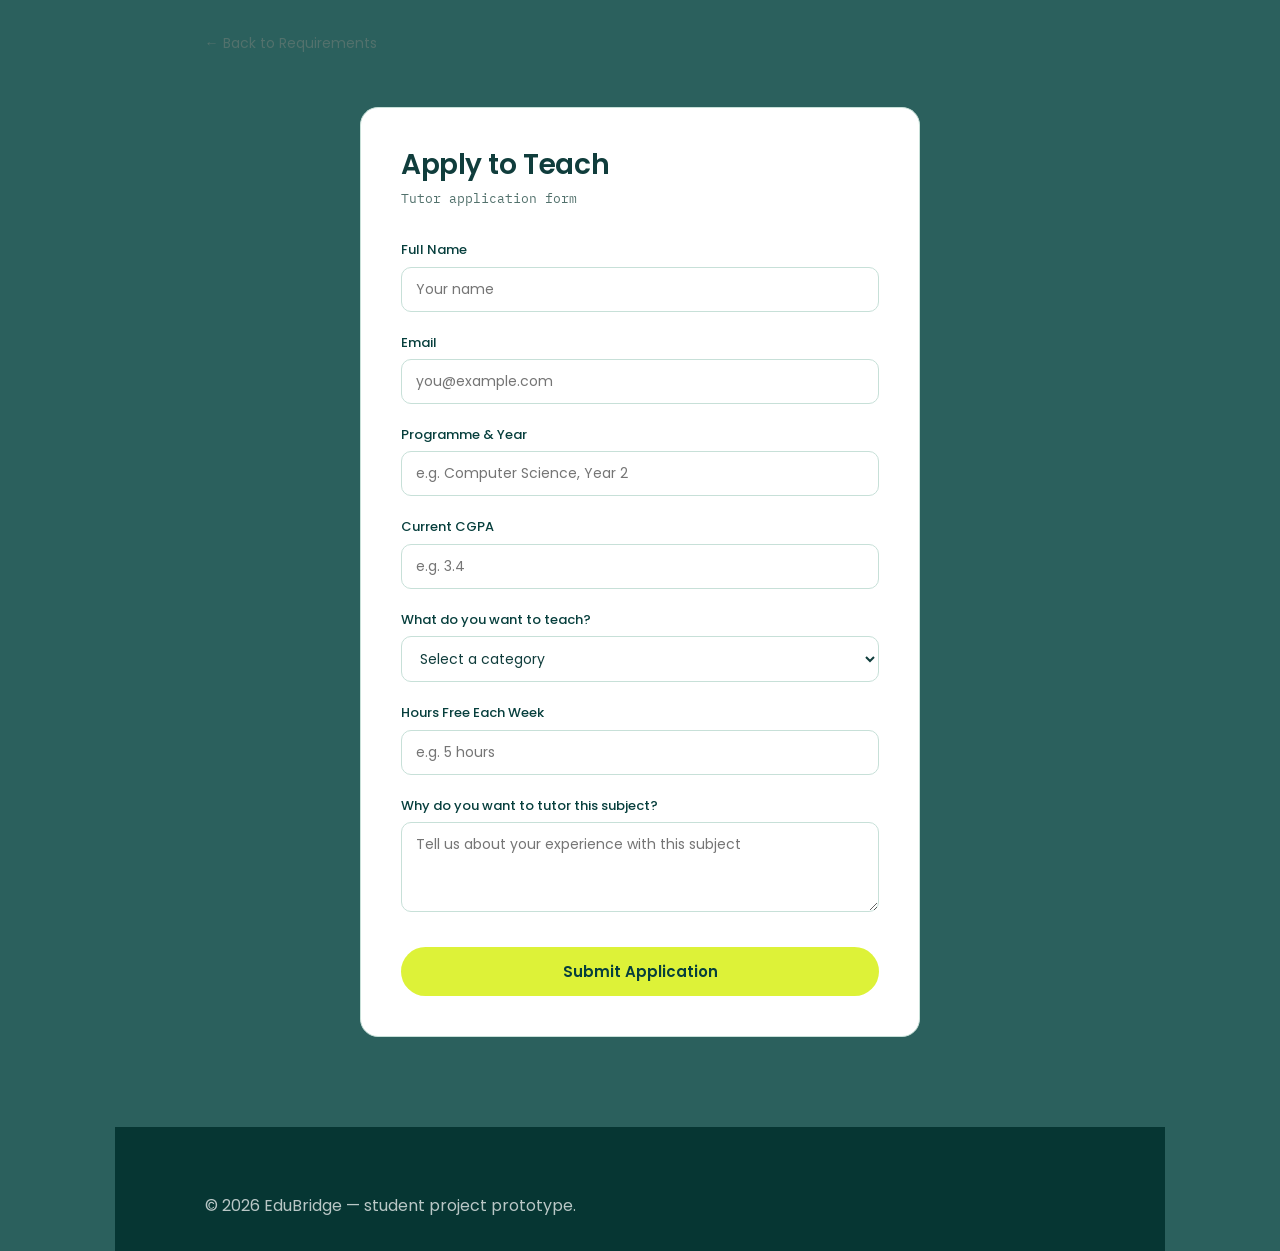
<file: pages/apply-tutor.html>
<!DOCTYPE html>
<html lang="en">

<head>
    <meta charset="UTF-8">
    <meta name="viewport" content="width=device-width, initial-scale=1.0">

    <title>Apply to Teach | EduBridge</title>

    <link rel="preconnect" href="https://fonts.googleapis.com">
    <link rel="preconnect" href="https://fonts.gstatic.com" crossorigin>

    <link href="https://fonts.googleapis.com/css2?family=Poppins:wght@400;500;600;700&family=IBM+Plex+Mono:wght@400;500&display=swap" rel="stylesheet">

    <link rel="stylesheet" href="../style.css">
</head>

<body>

    <main class="booking-page">

        <a href="become-tutor.html" class="skill-back">
            ← Back to Requirements
        </a>

        <div class="booking-card">

            <h1>Apply to Teach</h1>
            <p class="booking-with">Tutor application form</p>

            <!-- APPLICATION FORM -->
            <form id="booking-form">

                <div class="form-group">
                    <label for="fullname">Full Name</label>
                    <input type="text" id="fullname" required placeholder="Your name">
                </div>

                <div class="form-group">
                    <label for="email">Email</label>
                    <input type="email" id="email" required placeholder="you@example.com">
                </div>

                <div class="form-group">
                    <label for="programme">Programme &amp; Year</label>
                    <input type="text" id="programme" required placeholder="e.g. Computer Science, Year 2">
                </div>

                <div class="form-group">
                    <label for="cgpa">Current CGPA</label>
                    <input type="text" id="cgpa" required placeholder="e.g. 3.4">
                </div>

                <div class="form-group">
                    <label for="subject">What do you want to teach?</label>
                    <select id="subject" required>
                        <option value="">Select a category</option>
                        <option>Computer Science</option>
                        <option>Social Media</option>
                        <option>Business (BBA)</option>
                        <option>Design &amp; Creative</option>
                        <option>Languages &amp; Communication</option>
                        <option>Data &amp; Productivity</option>
                        <option>Academic &amp; Research</option>
                        <option>Career &amp; Professional Development</option>
                        <option>Freelancing &amp; Online Work</option>
                        <option>Personal Development</option>
                        <option>Finance &amp; Life Skills</option>
                        <option>Emerging Technology</option>
                    </select>
                </div>

                <div class="form-group">
                    <label for="hours">Hours Free Each Week</label>
                    <input type="text" id="hours" required placeholder="e.g. 5 hours">
                </div>

                <div class="form-group">
                    <label for="message">Why do you want to tutor this subject?</label>
                    <textarea id="message" placeholder="Tell us about your experience with this subject"></textarea>
                </div>

                <button type="submit" class="btn btn-accent">
                    Submit Application
                </button>

            </form>

            <!-- CONFIRMATION (hidden until form is submitted) -->
            <div class="booking-confirm" id="booking-confirm">
                <h2>Application Sent!</h2>
                <p>
                    Thanks for applying. Applications are reviewed once per
                    intake — we'll email you to schedule a short interview
                    if you're shortlisted.
                </p>
            </div>

        </div>

    </main>


    <footer class="site-footer">
        <p>©️ 2026 EduBridge — student project prototype.</p>
    </footer>


    <script>
        // Prototype only: no backend, so we just show a confirmation
        // message instead of actually sending the form anywhere.
        document.getElementById('booking-form').addEventListener('submit', function (e) {
            e.preventDefault();
            document.getElementById('booking-form').style.display = 'none';
            document.getElementById('booking-confirm').classList.add('show');
        });
    </script>

</body>
</html>
</file>
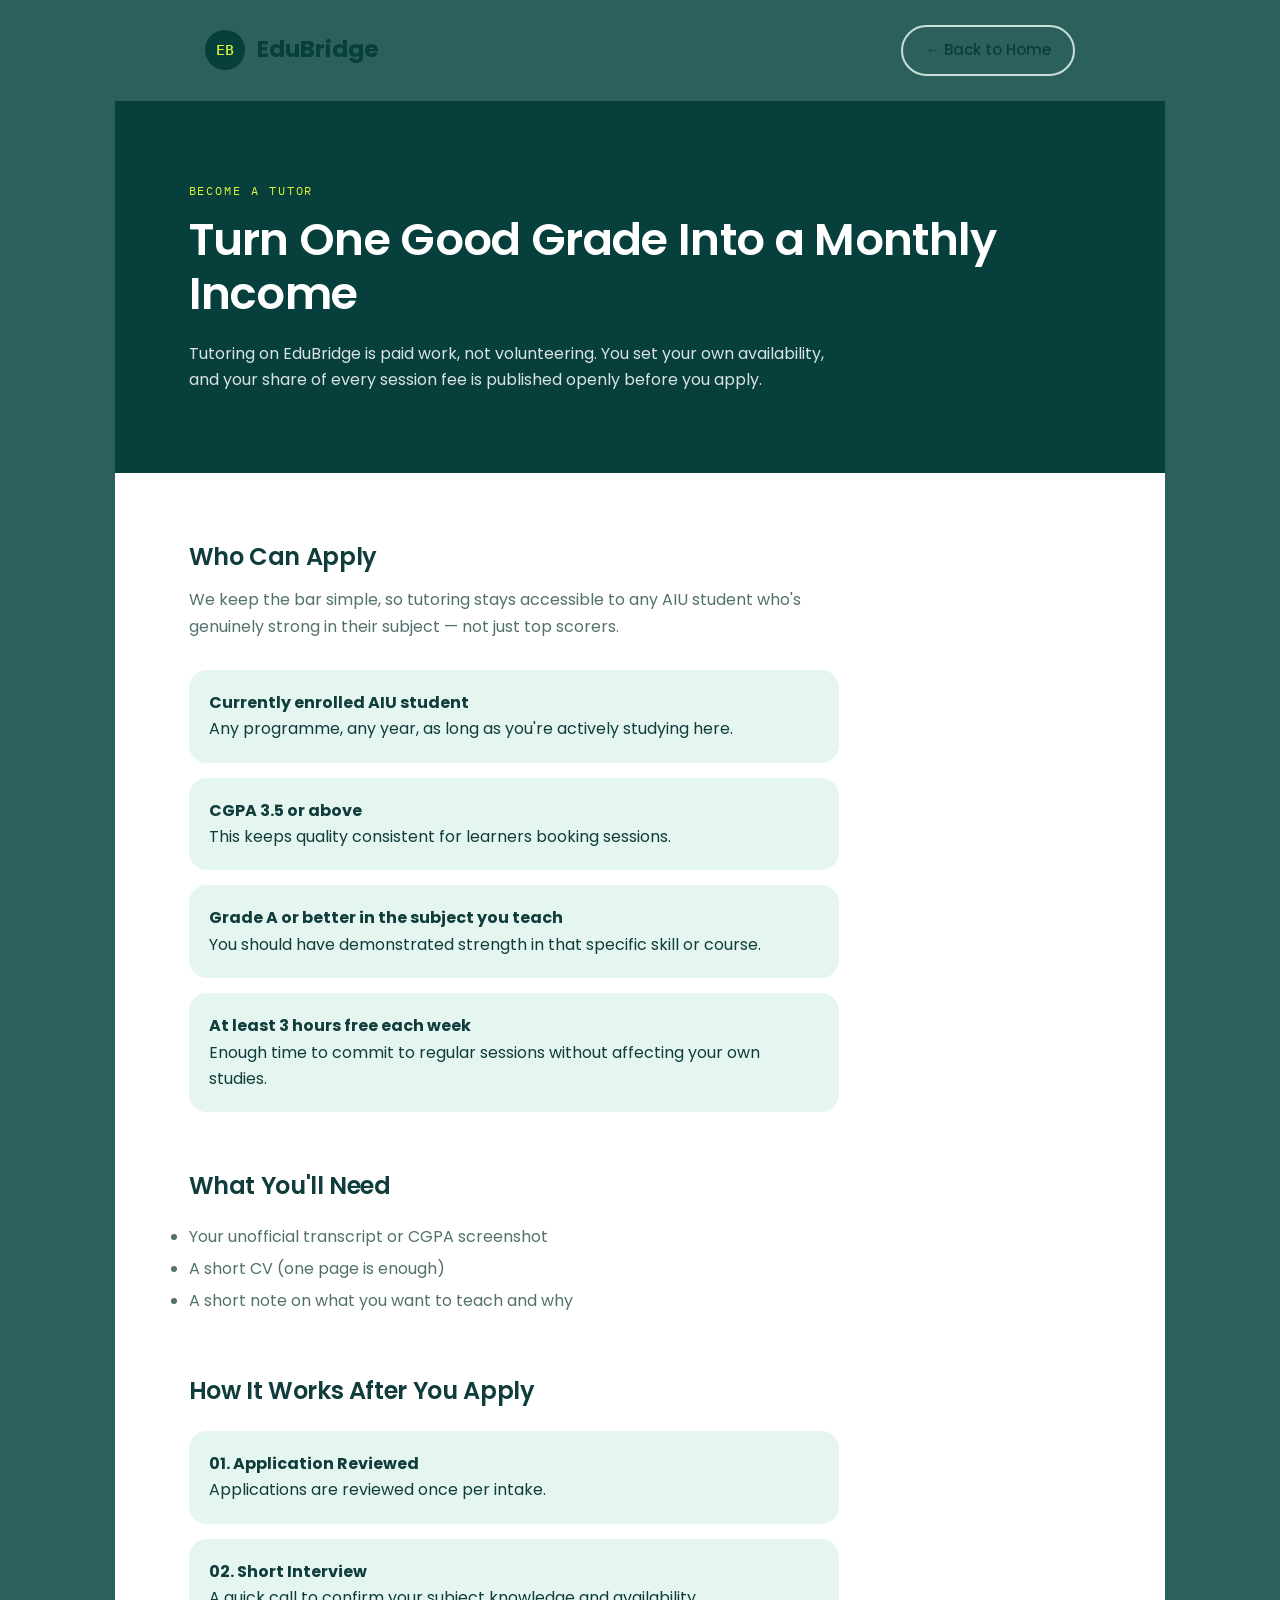
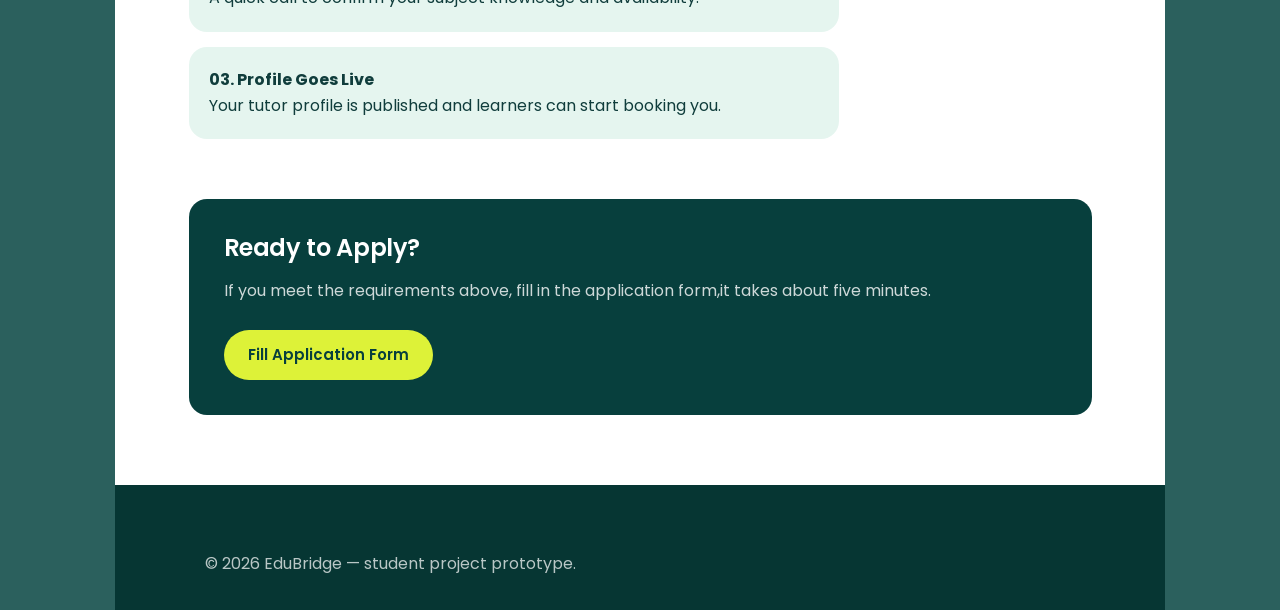
<file: pages/become-tutor.html>
<!DOCTYPE html>
<html lang="en">

<head>
    <meta charset="UTF-8">
    <meta name="viewport" content="width=device-width, initial-scale=1.0">

    <title>Become a Tutor | EduBridge</title>

    <link rel="preconnect" href="https://fonts.googleapis.com">
    <link rel="preconnect" href="https://fonts.gstatic.com" crossorigin>

    <link href="https://fonts.googleapis.com/css2?family=Poppins:wght@400;500;600;700&family=IBM+Plex+Mono:wght@400;500&display=swap" rel="stylesheet">

    <link rel="stylesheet" href="../style.css">
</head>

<body>

    <header class="site-header" style="max-width:1050px; margin:auto; padding:25px 7%;">

        <a class="wordmark" href="../index.html">
            <span class="mark">EB</span>
            EduBridge
        </a>

        <a class="btn btn-outline" href="../index.html">
            ← Back to Home
        </a>

    </header>


    <main>

        <section style="background:#073F3D; color:white; padding:80px 7%;">

            <p class="eyebrow light">
                Become a Tutor
            </p>

            <h1 style="font-size:45px; margin-bottom:20px;">
                Turn One Good Grade Into a Monthly Income
            </h1>

            <p style="max-width:650px; color:rgba(255,255,255,.85);">
                Tutoring on EduBridge is paid work, not volunteering. You
                set your own availability, and your share of every session
                fee is published openly before you apply.
            </p>

        </section>


        <section style="padding:70px 7%; background:white;">

            <h2>Who Can Apply</h2>

            <p style="margin-top:15px; color:#52716C; max-width:650px;">
                We keep the bar simple, so tutoring stays accessible to any
                AIU student who's genuinely strong in their subject —
                not just top scorers.
            </p>

            <div style="margin-top:30px; display:grid; gap:15px; max-width:650px;">

                <div style="padding:20px; background:#E5F5EF; border-radius:18px;">
                    <strong>Currently enrolled AIU student</strong>
                    <p>Any programme, any year, as long as you're actively studying here.</p>
                </div>

                <div style="padding:20px; background:#E5F5EF; border-radius:18px;">
                    <strong>CGPA 3.5 or above</strong>
                    <p>This keeps quality consistent for learners booking sessions.</p>
                </div>

                <div style="padding:20px; background:#E5F5EF; border-radius:18px;">
                    <strong>Grade A or better in the subject you teach</strong>
                    <p>You should have demonstrated strength in that specific skill or course.</p>
                </div>

                <div style="padding:20px; background:#E5F5EF; border-radius:18px;">
                    <strong>At least 3 hours free each week</strong>
                    <p>Enough time to commit to regular sessions without affecting your own studies.</p>
                </div>

            </div>


            <h2 style="margin-top:60px;">
                What You'll Need
            </h2>

            <ul style="margin-top:20px; line-height:2; color:#52716C;">
                <li>Your unofficial transcript or CGPA screenshot</li>
                <li>A short CV (one page is enough)</li>
                <li>A short note on what you want to teach and why</li>
            </ul>


            <h2 style="margin-top:60px;">
                How It Works After You Apply
            </h2>

            <div style="margin-top:25px; display:grid; gap:15px; max-width:650px;">

                <div style="padding:20px; background:#E5F5EF; border-radius:18px;">
                    <strong>01. Application Reviewed</strong>
                    <p>Applications are reviewed once per intake.</p>
                </div>

                <div style="padding:20px; background:#E5F5EF; border-radius:18px;">
                    <strong>02. Short Interview</strong>
                    <p>A quick call to confirm your subject knowledge and availability.</p>
                </div>

                <div style="padding:20px; background:#E5F5EF; border-radius:18px;">
                    <strong>03. Profile Goes Live</strong>
                    <p>Your tutor profile is published and learners can start booking you.</p>
                </div>

            </div>


            <div style="margin-top:60px; padding:35px; background:#073F3D; color:white; border-radius:18px;">

                <h2 style="color:white;">
                    Ready to Apply?
                </h2>

                <p style="margin:15px 0 25px; color:rgba(255,255,255,.8);">
                    If you meet the requirements above, fill in the
                    application form,it takes about five minutes.
                </p>

                <a class="btn btn-accent" href="apply-tutor.html">
                    Fill Application Form
                </a>

            </div>

        </section>

    </main>


    <footer class="site-footer">

        <p>
            ©️ 2026 EduBridge — student project prototype.
        </p>

    </footer>

</body>
</html>
</file>
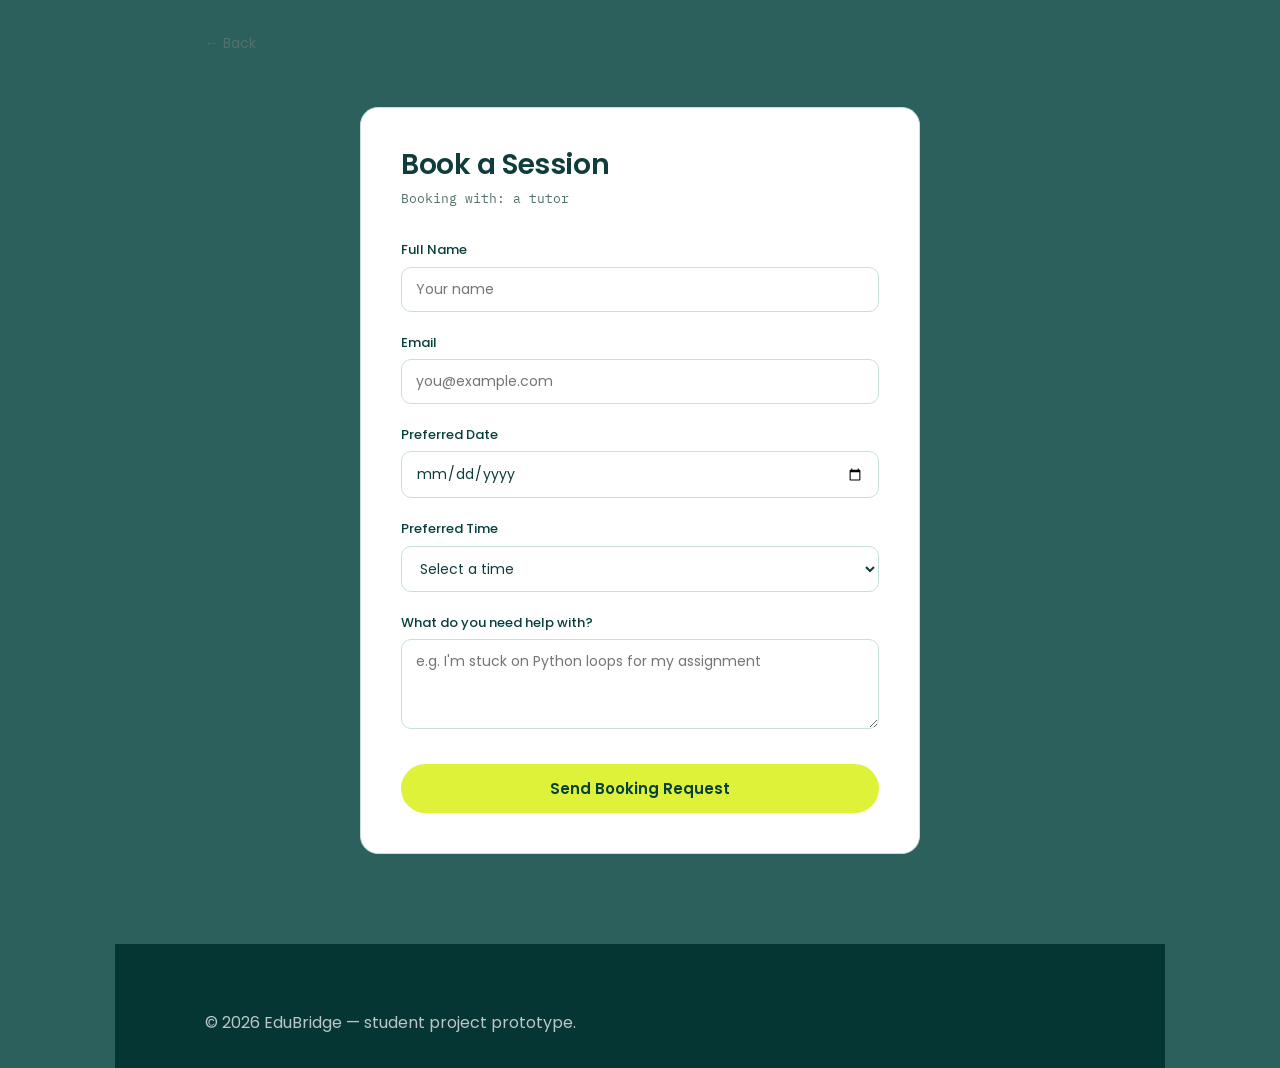
<file: pages/booking.html>
<!DOCTYPE html>
<html lang="en">

<head>
    <meta charset="UTF-8">
    <meta name="viewport" content="width=device-width, initial-scale=1.0">

    <title>Book a Session | EduBridge</title>

    <link rel="preconnect" href="https://fonts.googleapis.com">
    <link rel="preconnect" href="https://fonts.gstatic.com" crossorigin>

    <link href="https://fonts.googleapis.com/css2?family=Poppins:wght@400;500;600;700&family=IBM+Plex+Mono:wght@400;500&display=swap" rel="stylesheet">

    <link rel="stylesheet" href="../style.css">
</head>

<body>

    <main class="booking-page">

        <a href="#" onclick="history.back(); return false;" class="skill-back">
            ← Back
        </a>

        <div class="booking-card">

            <h1>Book a Session</h1>
            <p class="booking-with">Booking with: <span id="tutor-name">a tutor</span></p>

            <!-- BOOKING FORM -->
            <form id="booking-form">

                <div class="form-group">
                    <label for="fullname">Full Name</label>
                    <input type="text" id="fullname" required placeholder="Your name">
                </div>

                <div class="form-group">
                    <label for="email">Email</label>
                    <input type="email" id="email" required placeholder="you@example.com">
                </div>

                <div class="form-group">
                    <label for="date">Preferred Date</label>
                    <input type="date" id="date" required>
                </div>

                <div class="form-group">
                    <label for="time">Preferred Time</label>
                    <select id="time" required>
                        <option value="">Select a time</option>
                        <option>9:00 AM</option>
                        <option>11:00 AM</option>
                        <option>2:00 PM</option>
                        <option>4:00 PM</option>
                        <option>6:00 PM</option>
                    </select>
                </div>

                <div class="form-group">
                    <label for="message">What do you need help with?</label>
                    <textarea id="message" placeholder="e.g. I'm stuck on Python loops for my assignment"></textarea>
                </div>

                <button type="submit" class="btn btn-accent">
                    Send Booking Request
                </button>

            </form>

            <!-- CONFIRMATION (hidden until form is submitted) -->
            <div class="booking-confirm" id="booking-confirm">
                <h2>Request Sent!</h2>
                <p>
                    Your booking request has been sent. The tutor will
                    confirm the session by email shortly.
                </p>
            </div>

        </div>

    </main>


    <footer class="site-footer">
        <p>©️ 2026 EduBridge — student project prototype.</p>
    </footer>


    <script>
        // Read the tutor's name from the link that was clicked, e.g.
        // booking.html?tutor=Alina%20Ahmadi
        const params = new URLSearchParams(window.location.search);
        const tutor = params.get('tutor') || 'a tutor';
        document.getElementById('tutor-name').textContent = tutor;

        // Prototype only: no backend, so we just show a confirmation
        // message instead of actually sending the form anywhere.
        document.getElementById('booking-form').addEventListener('submit', function (e) {
            e.preventDefault();
            document.getElementById('booking-form').style.display = 'none';
            document.getElementById('booking-confirm').classList.add('show');
        });
    </script>

</body>
</html>
</file>
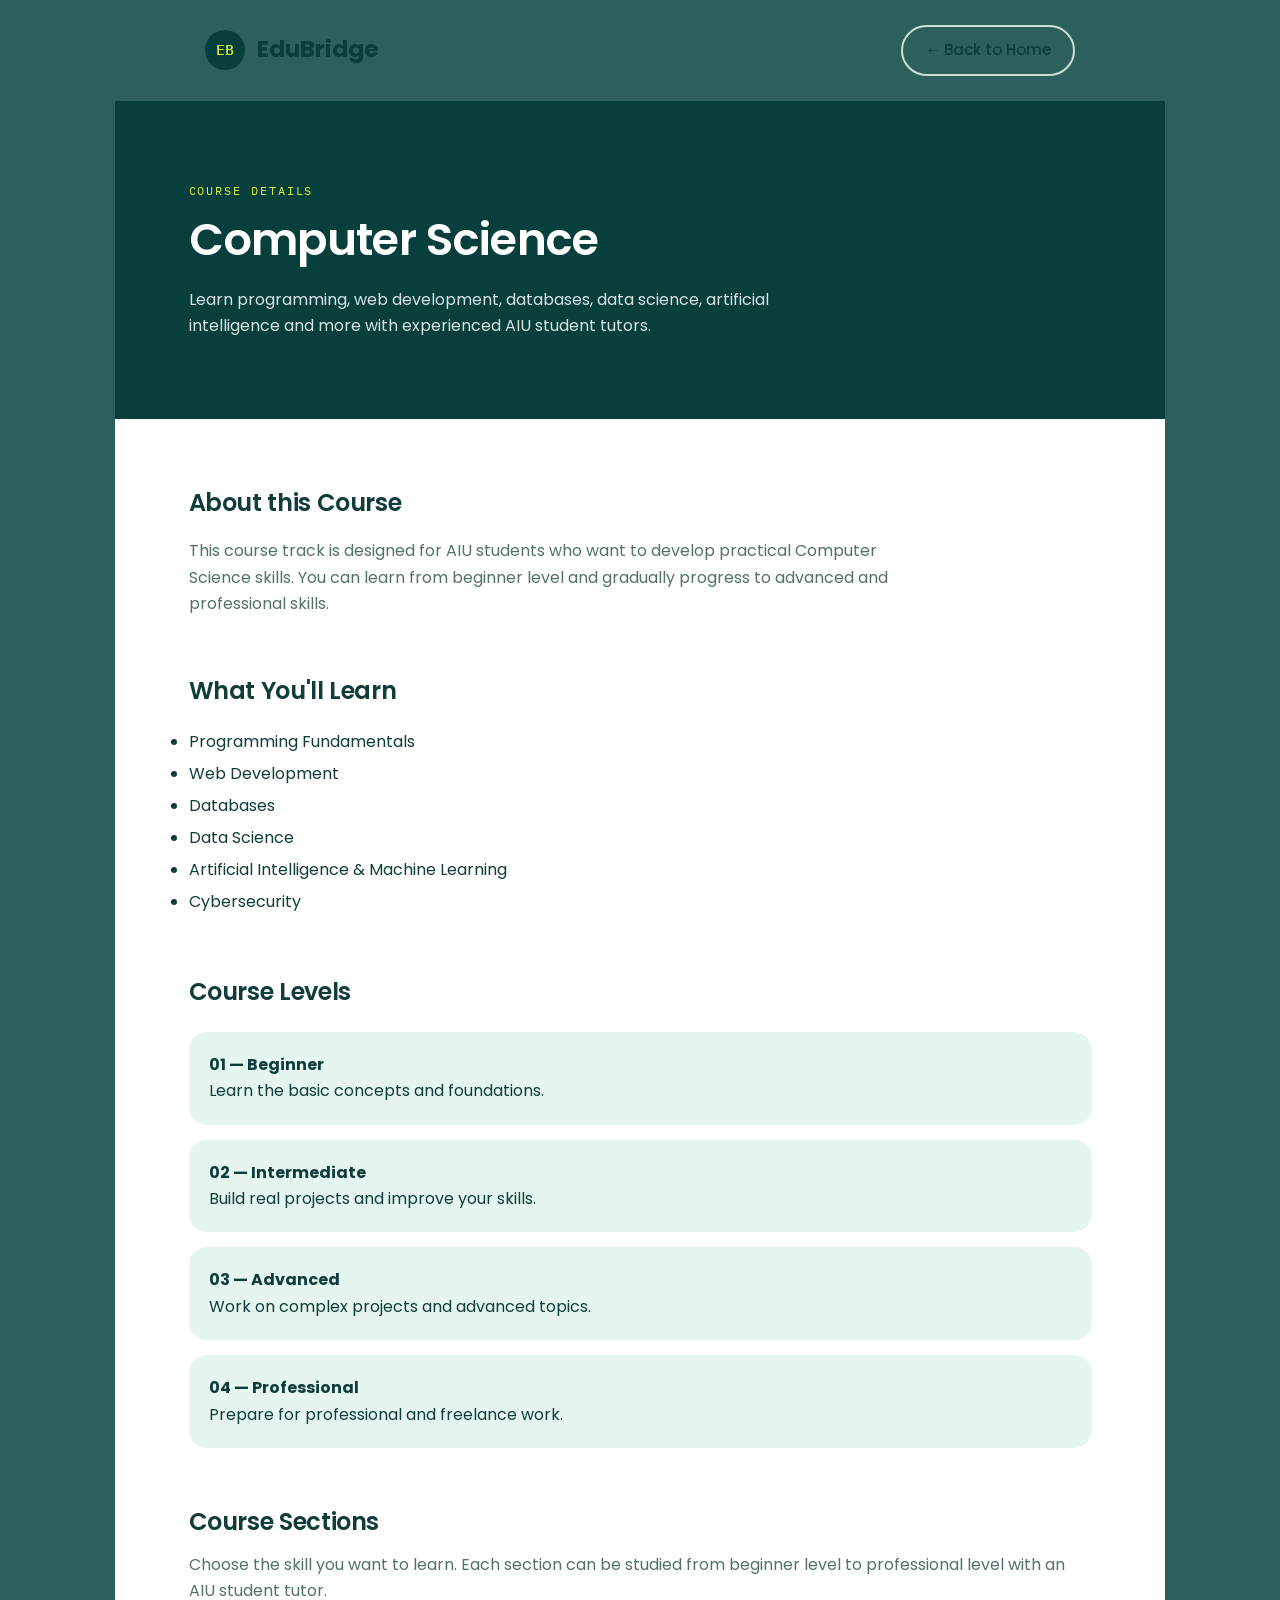
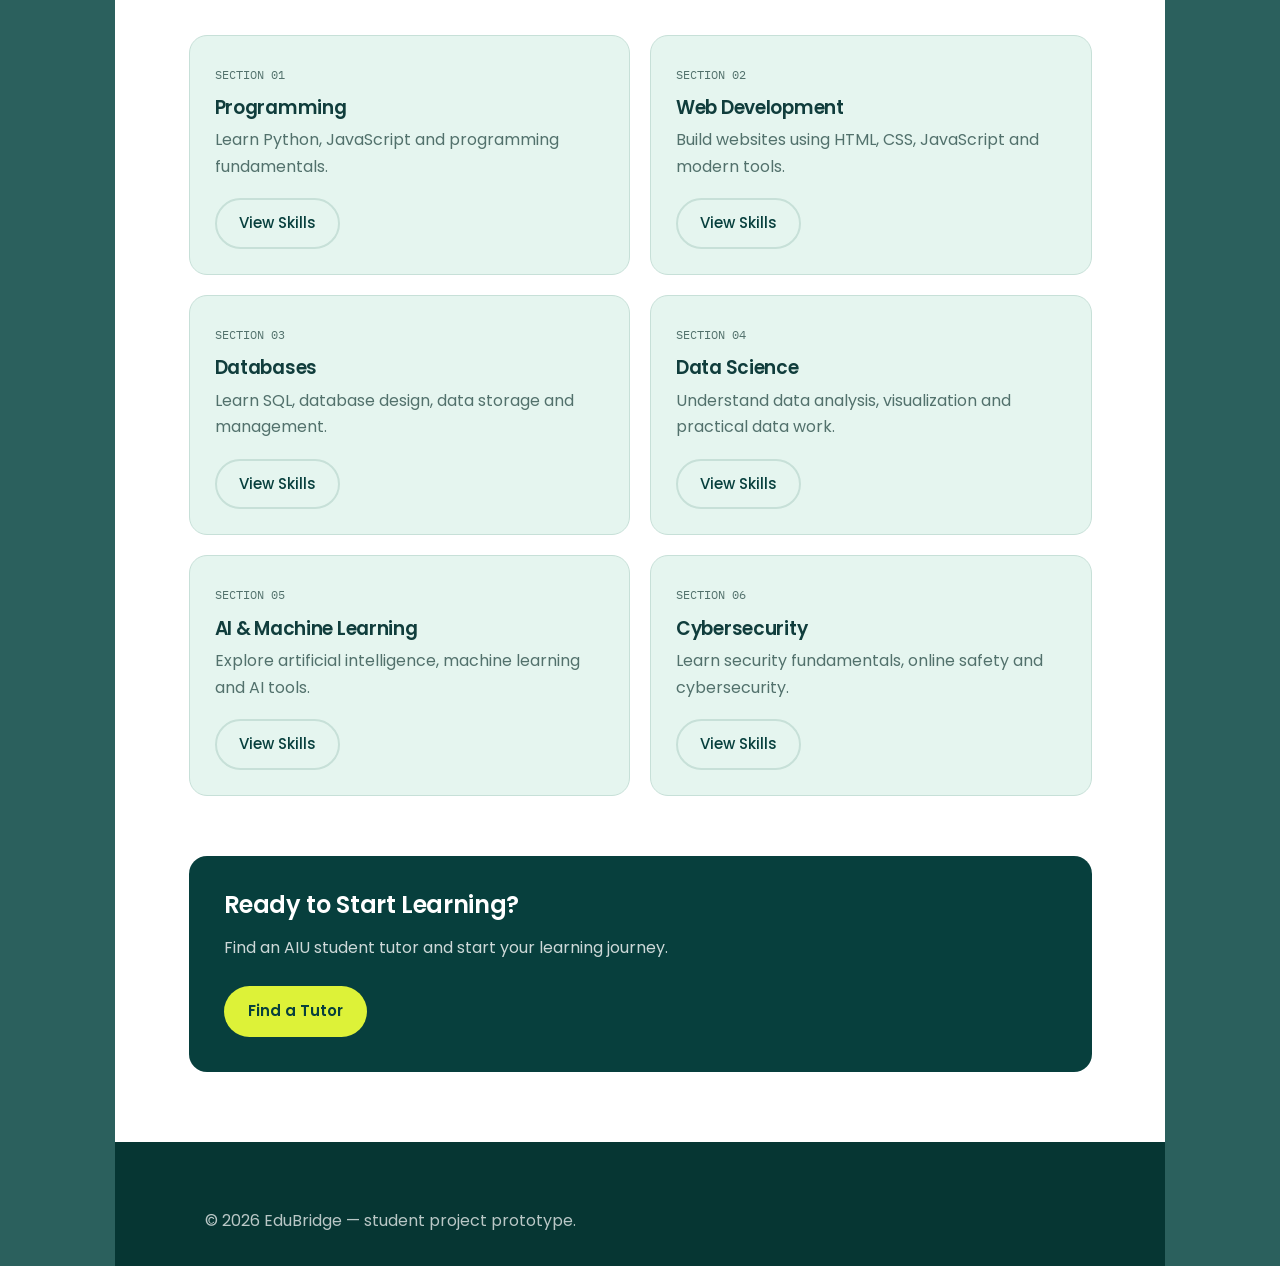
<file: pages/course-details.html>
<!DOCTYPE html>
<html lang="en">

<head>
    <meta charset="UTF-8">
    <meta name="viewport" content="width=device-width, initial-scale=1.0">

    <title>Computer Science | EduBridge</title>

    <link rel="preconnect" href="https://fonts.googleapis.com">
    <link rel="preconnect" href="https://fonts.gstatic.com" crossorigin>

    <link href="https://fonts.googleapis.com/css2?family=Poppins:wght@400;500;600;700&family=IBM+Plex+Mono:wght@400;500&display=swap" rel="stylesheet">

    <link rel="stylesheet" href="../style.css">
</head>

<body>

    <header class="site-header" style="max-width:1050px; margin:auto; padding:25px 7%;">

        <a class="wordmark" href="../index.html">
            <span class="mark">EB</span>
            EduBridge
        </a>

        <a class="btn btn-outline" href="../index.html">
            ← Back to Home
        </a>

    </header>


    <main>

        <section style="background:#073F3D; color:white; padding:80px 7%;">

            <p class="eyebrow light">
                Course Details
            </p>

            <h1 style="font-size:45px; margin-bottom:20px;">
                Computer Science
            </h1>

            <p style="max-width:650px; color:rgba(255,255,255,.85);">
                Learn programming, web development, databases,
                data science, artificial intelligence and more
                with experienced AIU student tutors.
            </p>

        </section>


        <section style="padding:70px 7%; background:white;">

            <h2>About this Course</h2>

            <p style="margin-top:20px; color:#52716C; max-width:700px;">
                This course track is designed for AIU students who
                want to develop practical Computer Science skills.
                You can learn from beginner level and gradually
                progress to advanced and professional skills.
            </p>


            <h2 style="margin-top:60px;">
                What You'll Learn
            </h2>

            <ul style="margin-top:20px; line-height:2;">
                <li>Programming Fundamentals</li>
                <li>Web Development</li>
                <li>Databases</li>
                <li>Data Science</li>
                <li>Artificial Intelligence & Machine Learning</li>
                <li>Cybersecurity</li>
            </ul>


            <h2 style="margin-top:60px;">
                Course Levels
            </h2>

            <div style="margin-top:25px; display:grid; gap:15px;">

                <div style="padding:20px; background:#E5F5EF; border-radius:18px;">
                    <strong>01 — Beginner</strong>
                    <p>Learn the basic concepts and foundations.</p>
                </div>

                <div style="padding:20px; background:#E5F5EF; border-radius:18px;">
                    <strong>02 — Intermediate</strong>
                    <p>Build real projects and improve your skills.</p>
                </div>

                <div style="padding:20px; background:#E5F5EF; border-radius:18px;">
                    <strong>03 — Advanced</strong>
                    <p>Work on complex projects and advanced topics.</p>
                </div>

                <div style="padding:20px; background:#E5F5EF; border-radius:18px;">
                    <strong>04 — Professional</strong>
                    <p>Prepare for professional and freelance work.</p>
                </div>

            </div>
            <h2 style="margin-top:60px;">
    Course Sections
</h2>

<p style="margin-top:15px; color:#52716C;">
    Choose the skill you want to learn. Each section can be studied
    from beginner level to professional level with an AIU student tutor.
</p>


<div style="
    margin-top:30px;
    display:grid;
    grid-template-columns:repeat(2, 1fr);
    gap:20px;
">

    <div style="
        padding:25px;
        background:#E5F5EF;
        border:1px solid #C7E0D8;
        border-radius:18px;
    ">
        <span style="
            font-family:'IBM Plex Mono';
            font-size:12px;
            color:#52716C;
        ">
            SECTION 01
        </span>

        <h3 style="margin-top:10px;">
            Programming
        </h3>

        <p style="margin-top:8px; color:#52716C;">
            Learn Python, JavaScript and programming fundamentals.
        </p>

        <a class="btn btn-outline" href="programming.html" style="margin-top:18px;">
    View Skills
</a>
    </div>


    <div style="
        padding:25px;
        background:#E5F5EF;
        border:1px solid #C7E0D8;
        border-radius:18px;
    ">
        <span style="
            font-family:'IBM Plex Mono';
            font-size:12px;
            color:#52716C;
        ">
            SECTION 02
        </span>

        <h3 style="margin-top:10px;">
            Web Development
        </h3>

        <p style="margin-top:8px; color:#52716C;">
            Build websites using HTML, CSS, JavaScript and modern tools.
        </p>

        <a class="btn btn-outline" href="#" style="margin-top:18px;">
            View Skills
        </a>
    </div>


    <div style="
        padding:25px;
        background:#E5F5EF;
        border:1px solid #C7E0D8;
        border-radius:18px;
    ">
        <span style="
            font-family:'IBM Plex Mono';
            font-size:12px;
            color:#52716C;
        ">
            SECTION 03
        </span>

        <h3 style="margin-top:10px;">
            Databases
        </h3>

        <p style="margin-top:8px; color:#52716C;">
            Learn SQL, database design, data storage and management.
        </p>

        <a class="btn btn-outline" href="#" style="margin-top:18px;">
            View Skills
        </a>
    </div>


    <div style="
        padding:25px;
        background:#E5F5EF;
        border:1px solid #C7E0D8;
        border-radius:18px;
    ">
        <span style="
            font-family:'IBM Plex Mono';
            font-size:12px;
            color:#52716C;
        ">
            SECTION 04
        </span>

        <h3 style="margin-top:10px;">
            Data Science
        </h3>

        <p style="margin-top:8px; color:#52716C;">
            Understand data analysis, visualization and practical data work.
        </p>

        <a class="btn btn-outline" href="#" style="margin-top:18px;">
            View Skills
        </a>
    </div>


    <div style="
        padding:25px;
        background:#E5F5EF;
        border:1px solid #C7E0D8;
        border-radius:18px;
    ">
        <span style="
            font-family:'IBM Plex Mono';
            font-size:12px;
            color:#52716C;
        ">
            SECTION 05
        </span>

        <h3 style="margin-top:10px;">
            AI & Machine Learning
        </h3>

        <p style="margin-top:8px; color:#52716C;">
            Explore artificial intelligence, machine learning and AI tools.
        </p>

        <a class="btn btn-outline" href="#" style="margin-top:18px;">
            View Skills
        </a>
    </div>


    <div style="
        padding:25px;
        background:#E5F5EF;
        border:1px solid #C7E0D8;
        border-radius:18px;
    ">
        <span style="
            font-family:'IBM Plex Mono';
            font-size:12px;
            color:#52716C;
        ">
            SECTION 06
        </span>

        <h3 style="margin-top:10px;">
            Cybersecurity
        </h3>

        <p style="margin-top:8px; color:#52716C;">
            Learn security fundamentals, online safety and cybersecurity.
        </p>

        <a class="btn btn-outline" href="#" style="margin-top:18px;">
            View Skills
        </a>
    </div>

</div>


            <div style="margin-top:60px; padding:35px; background:#073F3D; color:white; border-radius:18px;">

                <h2 style="color:white;">
                    Ready to Start Learning?
                </h2>

                <p style="margin:15px 0 25px; color:rgba(255,255,255,.8);">
                    Find an AIU student tutor and start your learning journey.
                </p>

                <a class="btn btn-accent" href="#">
                    Find a Tutor
                </a>

            </div>

        </section>

    </main>


    <footer class="site-footer">

        <p>
            © 2026 EduBridge — student project prototype.
        </p>

    </footer>

</body>
</html>
</file>
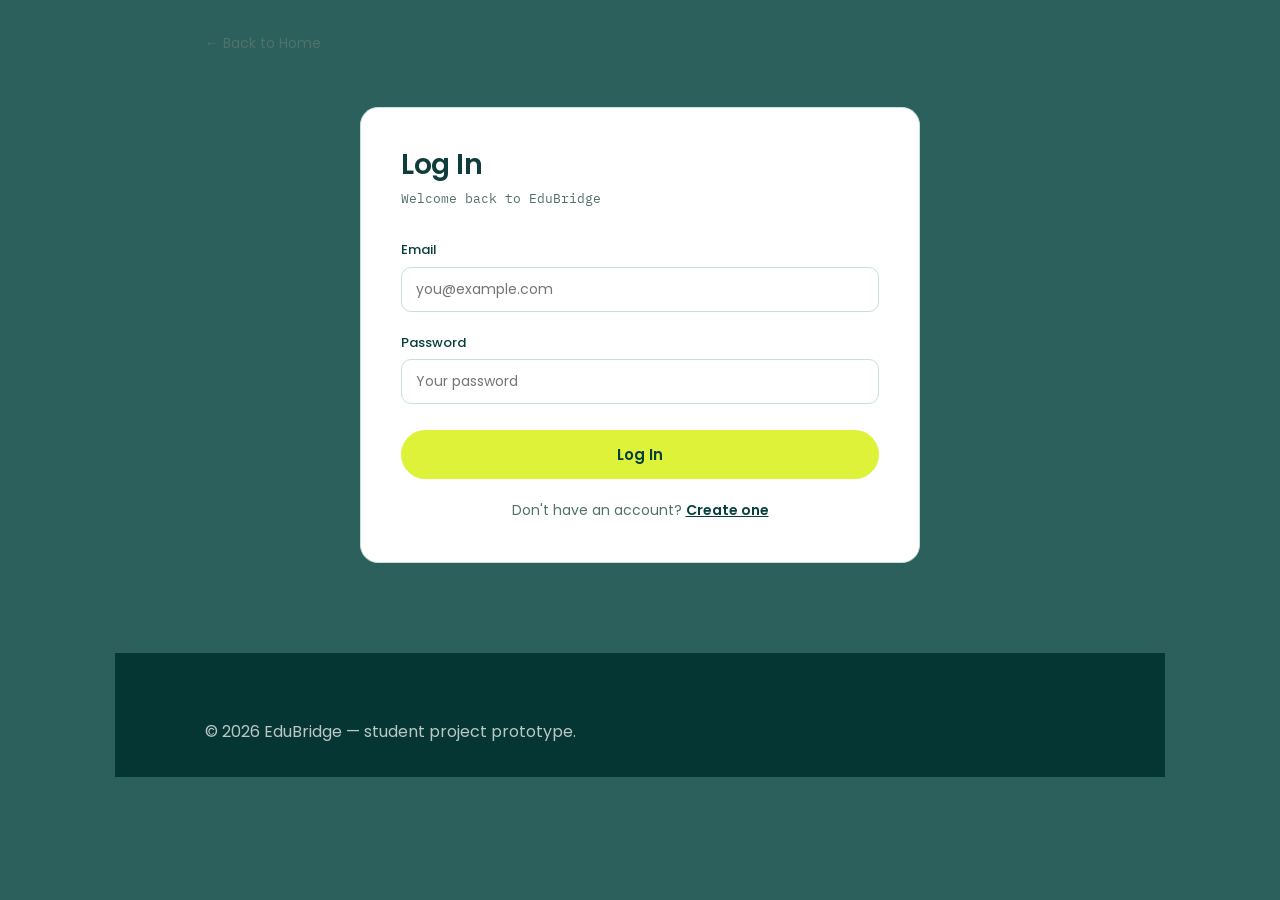
<file: pages/dashboard.html>
<!DOCTYPE html>
<html lang="en">

<head>
    <meta charset="UTF-8">
    <meta name="viewport" content="width=device-width, initial-scale=1.0">

    <title>My Dashboard | EduBridge</title>

    <link rel="preconnect" href="https://fonts.googleapis.com">
    <link rel="preconnect" href="https://fonts.gstatic.com" crossorigin>

    <link href="https://fonts.googleapis.com/css2?family=Poppins:wght@400;500;600;700&family=IBM+Plex+Mono:wght@400;500&display=swap" rel="stylesheet">

    <link rel="stylesheet" href="../style.css">
</head>

<body>

    <main class="skill-page">

        <a href="#" onclick="logOut(); return false;" class="skill-back">
            ← Log Out
        </a>

        <!-- WELCOME BANNER -->
        <section class="skill-hero">
            <div>
                <p class="eyebrow light">My Dashboard</p>
                <h1 id="welcome-name">Welcome back!</h1>
                <p id="welcome-role">Loading your account...</p>
            </div>
        </section>


        <!-- BROWSE & ENROLL -->
        <section class="categories" style="background:white; padding-left:0; padding-right:0;">

            <div class="section-head">
                <p class="eyebrow">Browse Courses</p>
                <h2>Pick a Track to Start Learning</h2>
            </div>

            <div class="category-grid">

                <article class="category-card">
                    <span class="cat-num">01</span>
                    <h3>Computer Science</h3>
                    <p>Programming, web development, databases, AI &amp; more.</p>
                    <button class="btn btn-outline" onclick="enroll('Computer Science')">
                        Enroll
                    </button>
                </article>

                <article class="category-card">
                    <span class="cat-num">02</span>
                    <h3>Social Media</h3>
                    <p>Content creation, digital marketing, design &amp; SEO.</p>
                    <button class="btn btn-outline" onclick="enroll('Social Media')">
                        Enroll
                    </button>
                </article>

                <article class="category-card">
                    <span class="cat-num">03</span>
                    <h3>Business (BBA)</h3>
                    <p>Management, marketing, finance &amp; entrepreneurship.</p>
                    <button class="btn btn-outline" onclick="enroll('Business (BBA)')">
                        Enroll
                    </button>
                </article>

            </div>

        </section>


        <!-- MY ENROLLED COURSES -->
        <section class="tutor-availability" style="margin-top:20px;">
            <h2>My Enrolled Courses</h2>
            <ul class="availability-list" id="enrolled-list" style="max-width:100%;">
                <!-- filled in by script below -->
            </ul>
            <p id="empty-message" style="color:#52716C; margin-top:10px;">
                You haven't enrolled in any course yet — pick one above to get started.
            </p>
        </section>

    </main>


    <footer class="site-footer">
        <p>©️ 2026 EduBridge — student project prototype.</p>
    </footer>


    <script>
        // PROTOTYPE ONLY: reads the account and enrollments from this
        // browser's local storage. A real version would load this data
        // from a server after the person logs in.

        // Protect this page: if not logged in, send back to login.
        if (localStorage.getItem('edubridge_loggedIn') !== 'true') {
            window.location.href = 'login.html';
        }

        const account = JSON.parse(localStorage.getItem('edubridge_account') || '{}');
        document.getElementById('welcome-name').textContent = 'Welcome back, ' + (account.name || 'Student') + '!';
        document.getElementById('welcome-role').textContent = 'Logged in as a ' + (account.role || 'Learner') + '.';

        function getEnrolled() {
            return JSON.parse(localStorage.getItem('edubridge_enrolled') || '[]');
        }

        function renderEnrolled() {
            const enrolled = getEnrolled();
            const list = document.getElementById('enrolled-list');
            const emptyMessage = document.getElementById('empty-message');
            list.innerHTML = '';

            if (enrolled.length === 0) {
                emptyMessage.style.display = 'block';
                return;
            }
            emptyMessage.style.display = 'none';

            enrolled.forEach(function (course) {
                const li = document.createElement('li');
                li.innerHTML = '<span>' + course + '</span><span>Enrolled</span>';
                list.appendChild(li);
            });
        }

        function enroll(course) {
            const enrolled = getEnrolled();
            if (!enrolled.includes(course)) {
                enrolled.push(course);
                localStorage.setItem('edubridge_enrolled', JSON.stringify(enrolled));
            }
            renderEnrolled();
        }

        function logOut() {
            localStorage.removeItem('edubridge_loggedIn');
            window.location.href = '../index.html';
        }

        renderEnrolled();
    </script>

</body>
</html>
</file>
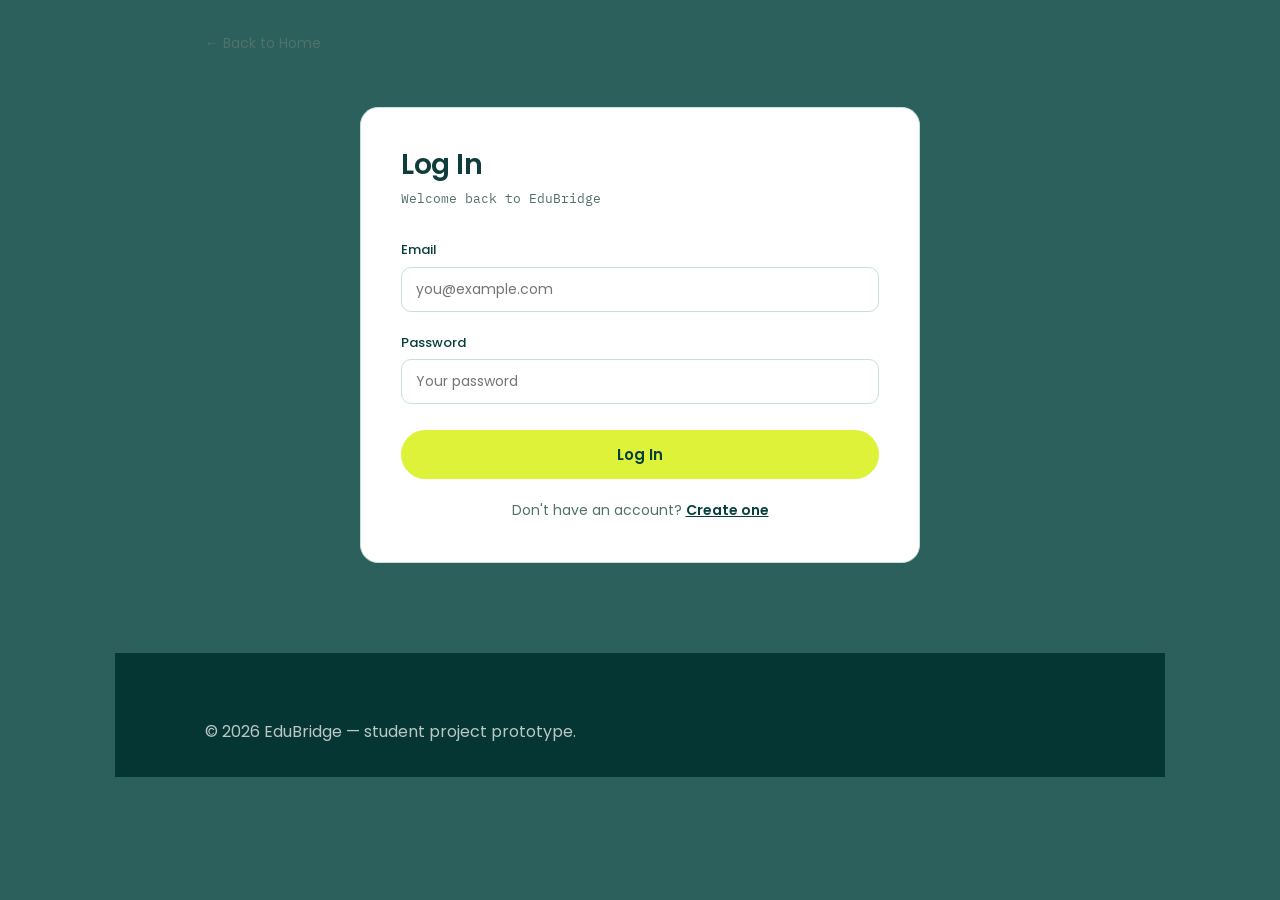
<file: pages/login.html>
<!DOCTYPE html>
<html lang="en">

<head>
    <meta charset="UTF-8">
    <meta name="viewport" content="width=device-width, initial-scale=1.0">

    <title>Log In | EduBridge</title>

    <link rel="preconnect" href="https://fonts.googleapis.com">
    <link rel="preconnect" href="https://fonts.gstatic.com" crossorigin>

    <link href="https://fonts.googleapis.com/css2?family=Poppins:wght@400;500;600;700&family=IBM+Plex+Mono:wght@400;500&display=swap" rel="stylesheet">

    <link rel="stylesheet" href="../style.css">
</head>

<body>

    <main class="booking-page">

        <a href="../index.html" class="skill-back">
            ← Back to Home
        </a>

        <div class="booking-card">

            <h1>Log In</h1>
            <p class="booking-with">Welcome back to EduBridge</p>

            <form id="login-form">

                <div class="form-group">
                    <label for="email">Email</label>
                    <input type="email" id="email" required placeholder="you@example.com">
                </div>

                <div class="form-group">
                    <label for="password">Password</label>
                    <input type="password" id="password" required placeholder="Your password">
                </div>

                <button type="submit" class="btn btn-accent">
                    Log In
                </button>

            </form>

            <p id="login-error" style="margin-top:16px; font-size:14px; color:#c0392b; text-align:center; display:none;">
                Incorrect email or password.
            </p>

            <p style="margin-top:20px; font-size:14px; color:#52716C; text-align:center;">
                Don't have an account? <a href="signup.html" style="color:#073F3D; font-weight:600;">Create one</a>
            </p>

        </div>

    </main>


    <footer class="site-footer">
        <p>©️ 2026 EduBridge — student project prototype.</p>
    </footer>


    <script>
        // PROTOTYPE ONLY: checks against the single account saved in this
        // browser's local storage during signup. A real version would
        // check credentials against a secure server-side database.
        document.getElementById('login-form').addEventListener('submit', function (e) {
            e.preventDefault();

            const email = document.getElementById('email').value;
            const password = document.getElementById('password').value;
            const saved = JSON.parse(localStorage.getItem('edubridge_account') || 'null');

            if (saved && saved.email === email && saved.password === password) {
                localStorage.setItem('edubridge_loggedIn', 'true');
                window.location.href = 'dashboard.html';
            } else {
                document.getElementById('login-error').style.display = 'block';
            }
        });
    </script>

</body>
</html>
</file>
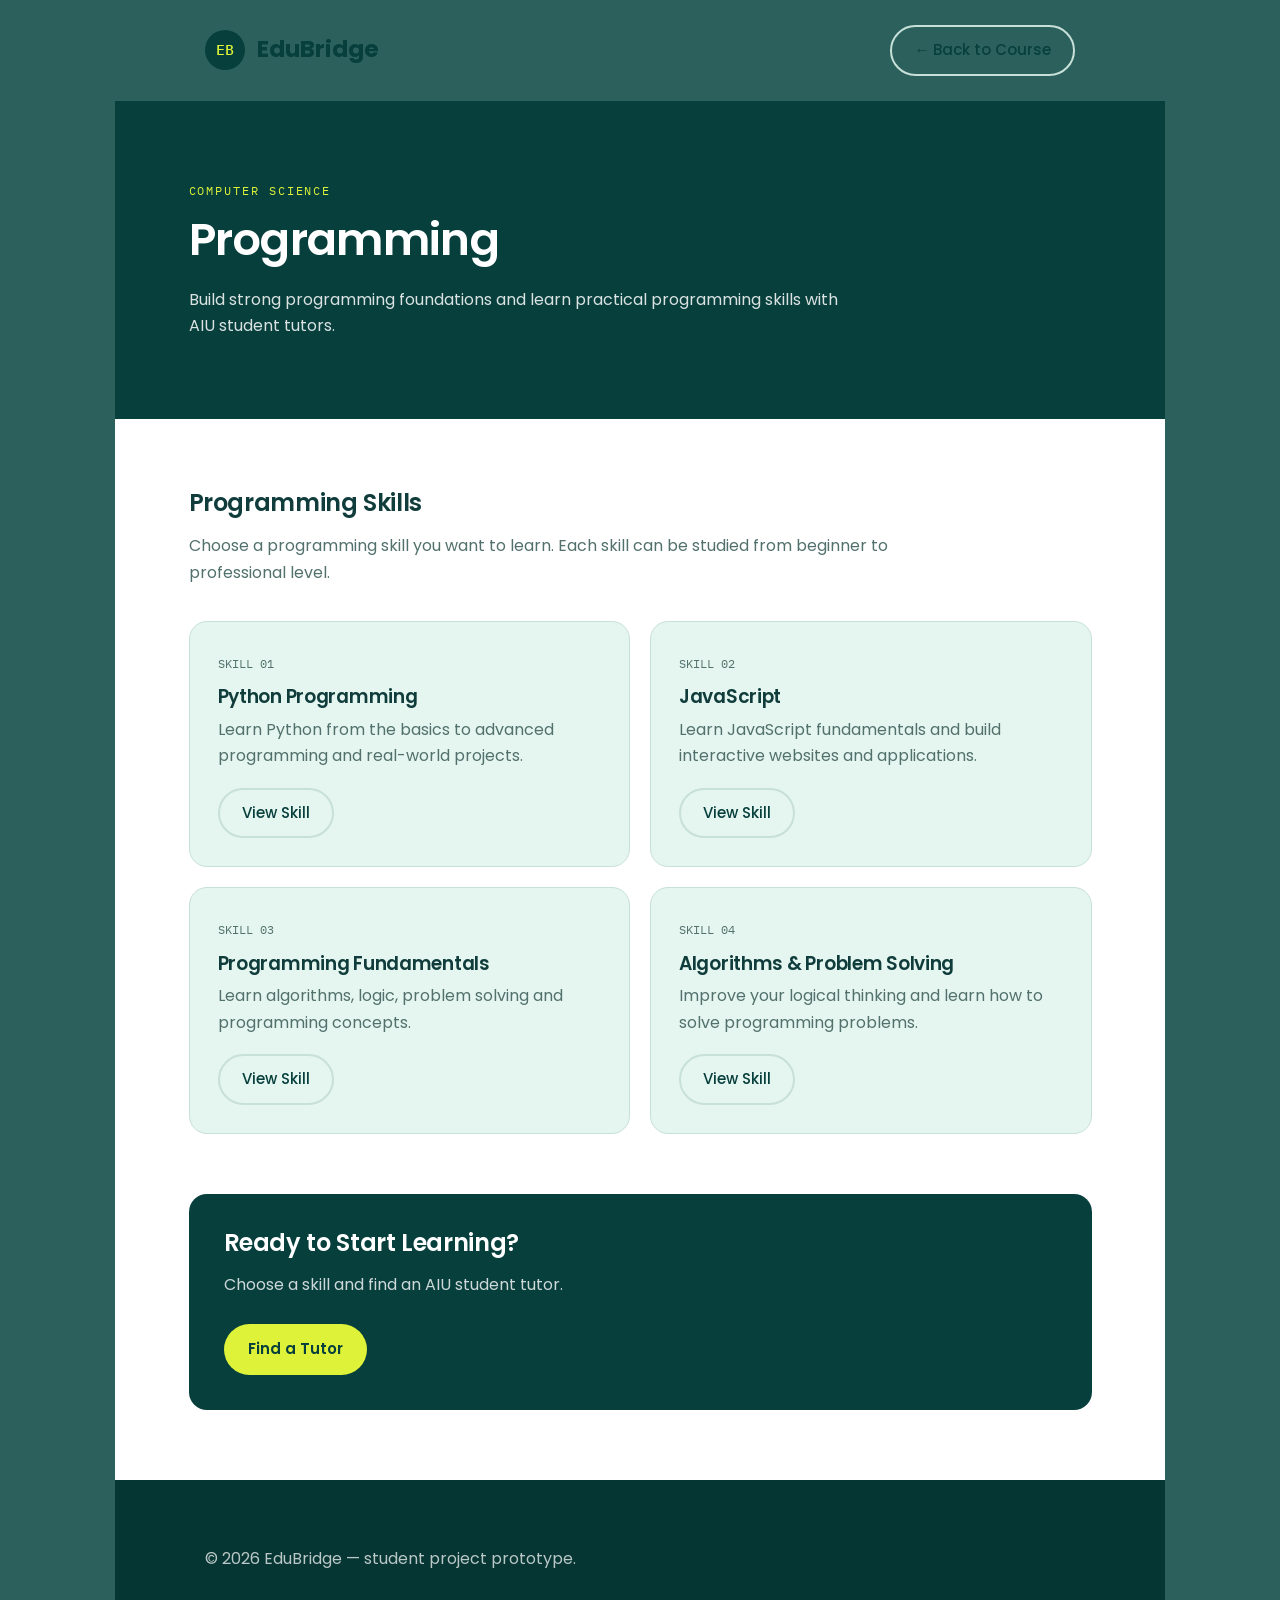
<file: pages/programming.html>
<!DOCTYPE html>
<html lang="en">

<head>
    <meta charset="UTF-8">
    <meta name="viewport" content="width=device-width, initial-scale=1.0">

    <title>Programming | EduBridge</title>

    <link rel="preconnect" href="https://fonts.googleapis.com">
    <link rel="preconnect" href="https://fonts.gstatic.com" crossorigin">

    <link href="https://fonts.googleapis.com/css2?family=Poppins:wght@400;500;600;700&family=IBM+Plex+Mono:wght@400;500&display=swap" rel="stylesheet">

    <link rel="stylesheet" href="../style.css">
</head>

<body>

    <!-- HEADER -->
    <header class="site-header" style="max-width:1050px; margin:auto; padding:25px 7%;">

        <a class="wordmark" href="../index.html">
            <span class="mark">EB</span>
            EduBridge
        </a>

        <a class="btn btn-outline" href="course-details.html">
            ← Back to Course
        </a>

    </header>


    <main>

        <!-- HERO -->
        <section style="
            background:#073F3D;
            color:white;
            padding:80px 7%;
        ">

            <p class="eyebrow light">
                Computer Science
            </p>

            <h1 style="font-size:45px; margin-bottom:20px;">
                Programming
            </h1>

            <p style="
                max-width:650px;
                color:rgba(255,255,255,.85);
            ">
                Build strong programming foundations and learn
                practical programming skills with AIU student tutors.
            </p>

        </section>


        <!-- SKILLS -->
        <section style="
            padding:70px 7%;
            background:white;
        ">

            <h2>
                Programming Skills
            </h2>

            <p style="
                margin-top:15px;
                color:#52716C;
                max-width:700px;
            ">
                Choose a programming skill you want to learn.
                Each skill can be studied from beginner to professional level.
            </p>


            <!-- SKILL GRID -->
            <div style="
                margin-top:35px;
                display:grid;
                grid-template-columns:repeat(2, 1fr);
                gap:20px;
            ">


                <!-- PYTHON -->
                <div style="
                    padding:28px;
                    background:#E5F5EF;
                    border:1px solid #C7E0D8;
                    border-radius:18px;
                ">

                    <span style="
                        font-family:'IBM Plex Mono';
                        font-size:12px;
                        color:#52716C;
                    ">
                        SKILL 01
                    </span>

                    <h3 style="margin-top:10px;">
                        Python Programming
                    </h3>

                    <p style="
                        margin-top:8px;
                        color:#52716C;
                    ">
                        Learn Python from the basics to advanced
                        programming and real-world projects.
                    </p>

                    <a
                        class="btn btn-outline"
                        href="skill-details.html"
                        style="margin-top:18px;"
                    >
                        View Skill
                    </a>

                </div>


                <!-- JAVASCRIPT -->
                <div style="
                    padding:28px;
                    background:#E5F5EF;
                    border:1px solid #C7E0D8;
                    border-radius:18px;
                ">

                    <span style="
                        font-family:'IBM Plex Mono';
                        font-size:12px;
                        color:#52716C;
                    ">
                        SKILL 02
                    </span>

                    <h3 style="margin-top:10px;">
                        JavaScript
                    </h3>

                    <p style="
                        margin-top:8px;
                        color:#52716C;
                    ">
                        Learn JavaScript fundamentals and build
                        interactive websites and applications.
                    </p>

                    <a
                        class="btn btn-outline"
                        href="#"
                        style="margin-top:18px;"
                    >
                        View Skill
                    </a>

                </div>


                <!-- PROGRAMMING FUNDAMENTALS -->
                <div style="
                    padding:28px;
                    background:#E5F5EF;
                    border:1px solid #C7E0D8;
                    border-radius:18px;
                ">

                    <span style="
                        font-family:'IBM Plex Mono';
                        font-size:12px;
                        color:#52716C;
                    ">
                        SKILL 03
                    </span>

                    <h3 style="margin-top:10px;">
                        Programming Fundamentals
                    </h3>

                    <p style="
                        margin-top:8px;
                        color:#52716C;
                    ">
                        Learn algorithms, logic, problem solving
                        and programming concepts.
                    </p>

                    <a
                        class="btn btn-outline"
                        href="#"
                        style="margin-top:18px;"
                    >
                        View Skill
                    </a>

                </div>


                <!-- ALGORITHMS -->
                <div style="
                    padding:28px;
                    background:#E5F5EF;
                    border:1px solid #C7E0D8;
                    border-radius:18px;
                ">

                    <span style="
                        font-family:'IBM Plex Mono';
                        font-size:12px;
                        color:#52716C;
                    ">
                        SKILL 04
                    </span>

                    <h3 style="margin-top:10px;">
                        Algorithms & Problem Solving
                    </h3>

                    <p style="
                        margin-top:8px;
                        color:#52716C;
                    ">
                        Improve your logical thinking and learn
                        how to solve programming problems.
                    </p>

                    <a
                        class="btn btn-outline"
                        href="#"
                        style="margin-top:18px;"
                    >
                        View Skill
                    </a>

                </div>

            </div>


            <!-- CTA -->
            <div style="
                margin-top:60px;
                padding:35px;
                background:#073F3D;
                color:white;
                border-radius:18px;
            ">

                <h2 style="color:white;">
                    Ready to Start Learning?
                </h2>

                <p style="
                    margin:15px 0 25px;
                    color:rgba(255,255,255,.8);
                ">
                    Choose a skill and find an AIU student tutor.
                </p>

                <a
                    class="btn btn-accent"
                    href="skill-details.html"
                >
                    Find a Tutor
                </a>

            </div>

        </section>

    </main>


    <footer class="site-footer">

        <p>
            ©️ 2026 EduBridge — student project prototype.
        </p>

    </footer>

</body>
</html>
</file>
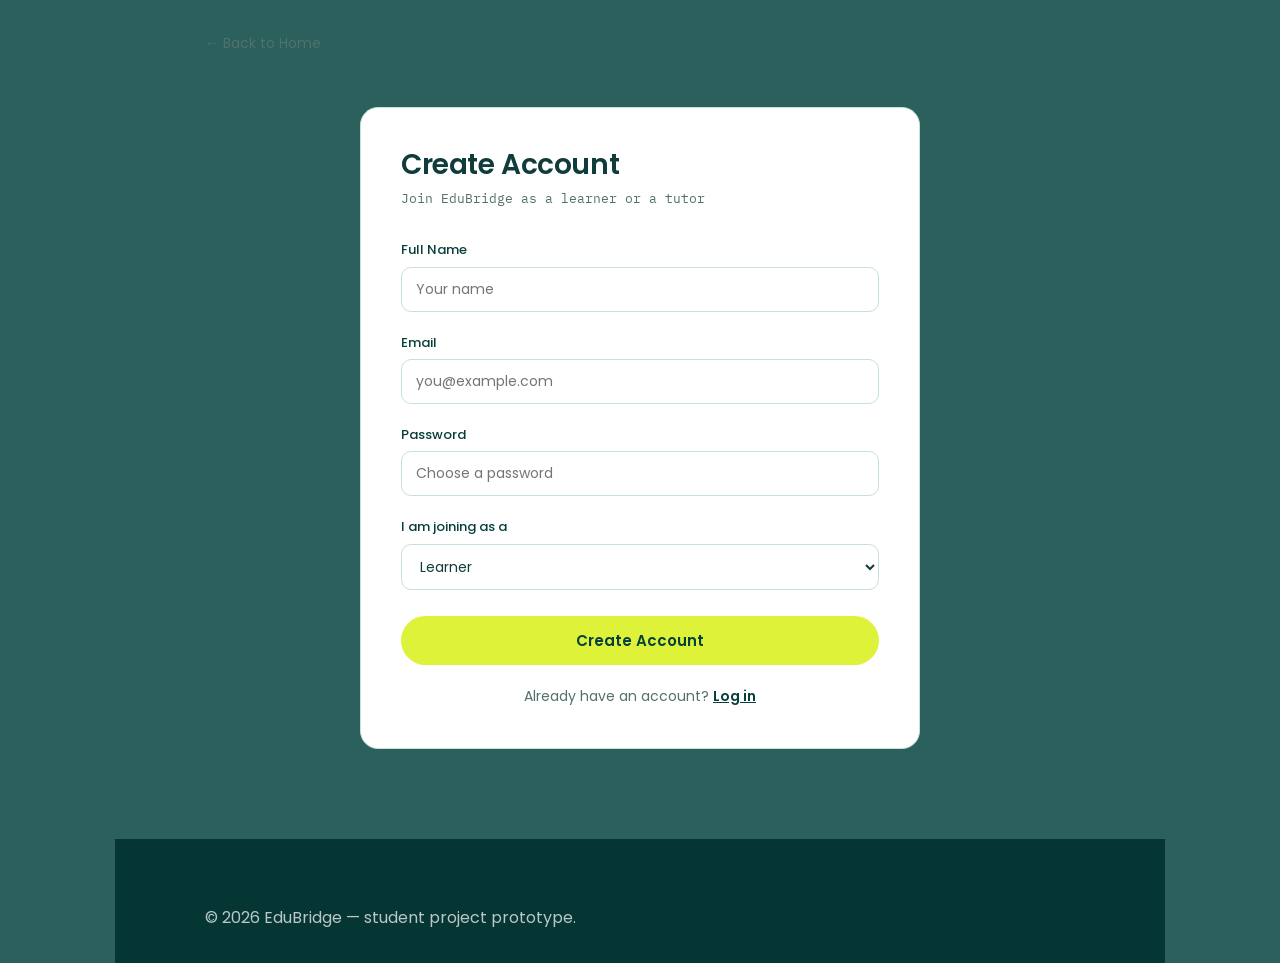
<file: pages/signup.html>
<!DOCTYPE html>
<html lang="en">

<head>
    <meta charset="UTF-8">
    <meta name="viewport" content="width=device-width, initial-scale=1.0">

    <title>Create Account | EduBridge</title>

    <link rel="preconnect" href="https://fonts.googleapis.com">
    <link rel="preconnect" href="https://fonts.gstatic.com" crossorigin>

    <link href="https://fonts.googleapis.com/css2?family=Poppins:wght@400;500;600;700&family=IBM+Plex+Mono:wght@400;500&display=swap" rel="stylesheet">

    <link rel="stylesheet" href="../style.css">
</head>

<body>

    <main class="booking-page">

        <a href="../index.html" class="skill-back">
            ← Back to Home
        </a>

        <div class="booking-card">

            <h1>Create Account</h1>
            <p class="booking-with">Join EduBridge as a learner or a tutor</p>

            <form id="signup-form">

                <div class="form-group">
                    <label for="fullname">Full Name</label>
                    <input type="text" id="fullname" required placeholder="Your name">
                </div>

                <div class="form-group">
                    <label for="email">Email</label>
                    <input type="email" id="email" required placeholder="you@example.com">
                </div>

                <div class="form-group">
                    <label for="password">Password</label>
                    <input type="password" id="password" required placeholder="Choose a password">
                </div>

                <div class="form-group">
                    <label for="role">I am joining as a</label>
                    <select id="role" required>
                        <option value="Learner">Learner</option>
                        <option value="Tutor">Tutor</option>
                    </select>
                </div>

                <button type="submit" class="btn btn-accent">
                    Create Account
                </button>

            </form>

            <p style="margin-top:20px; font-size:14px; color:#52716C; text-align:center;">
                Already have an account? <a href="login.html" style="color:#073F3D; font-weight:600;">Log in</a>
            </p>

        </div>

    </main>


    <footer class="site-footer">
        <p>©️ 2026 EduBridge — student project prototype.</p>
    </footer>


    <script>
        // PROTOTYPE ONLY: this saves the account in the browser's local
        // storage instead of a real database, so it only works on this
        // computer/browser and is not secure. A real version would need
        // a server and proper password protection.
        document.getElementById('signup-form').addEventListener('submit', function (e) {
            e.preventDefault();

            const account = {
                name: document.getElementById('fullname').value,
                email: document.getElementById('email').value,
                password: document.getElementById('password').value,
                role: document.getElementById('role').value
            };

            localStorage.setItem('edubridge_account', JSON.stringify(account));
            localStorage.setItem('edubridge_loggedIn', 'true');

            window.location.href = 'dashboard.html';
        });
    </script>

</body>
</html>
</file>
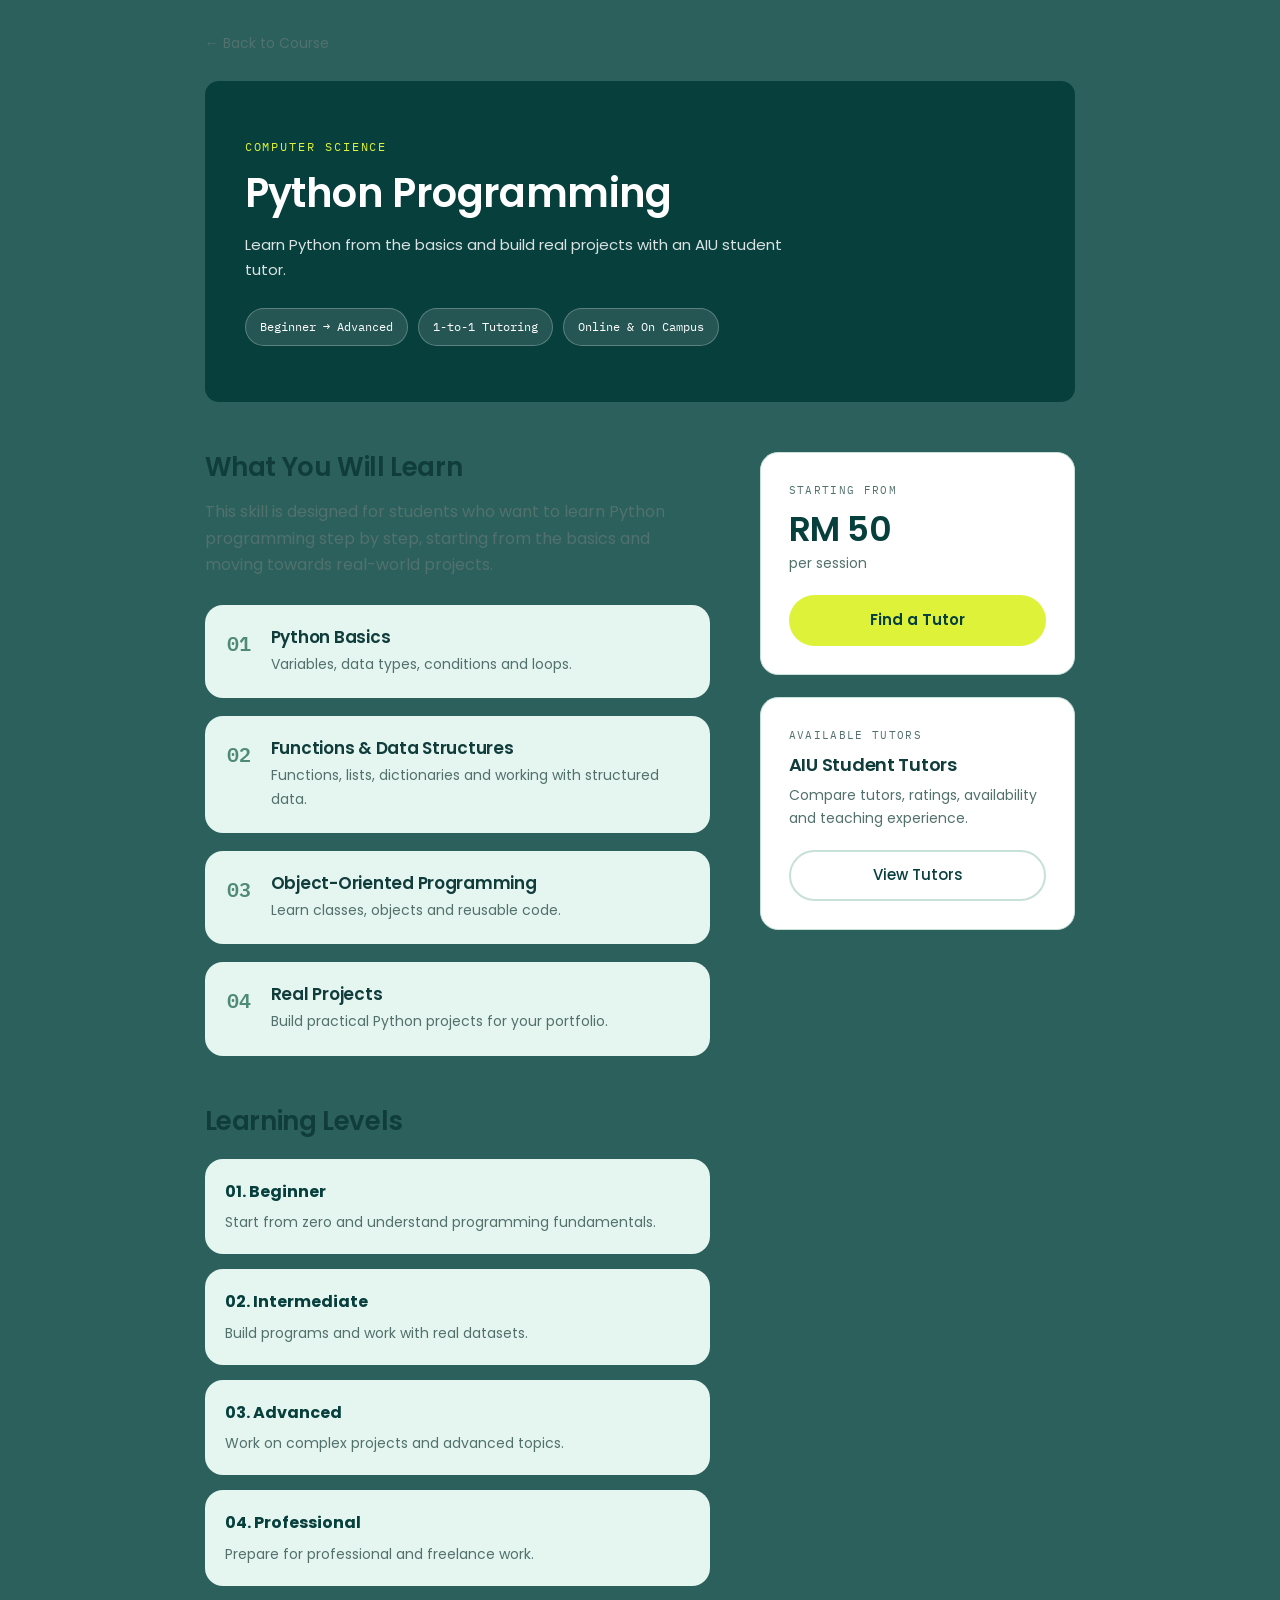
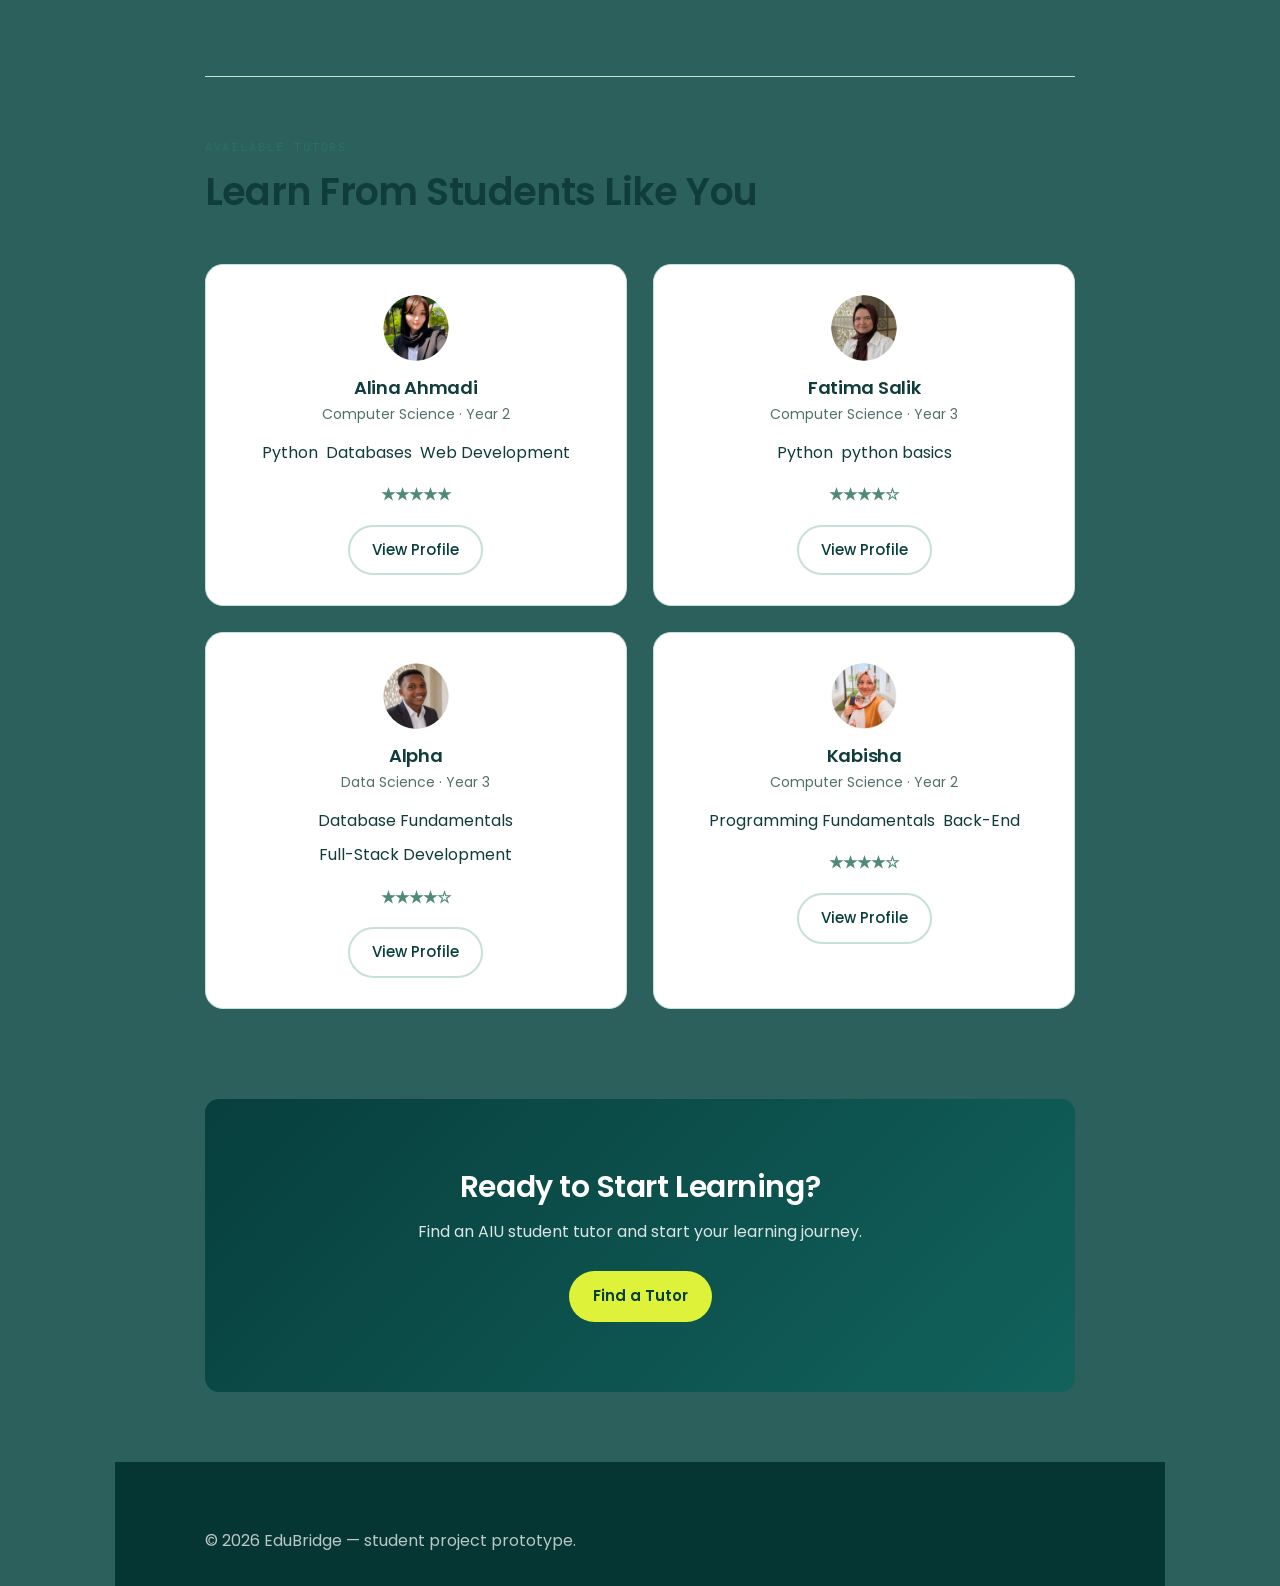
<file: pages/skill-details.html>
<!DOCTYPE html>
<html lang="en">

<head>
    <meta charset="UTF-8">
    <meta name="viewport" content="width=device-width, initial-scale=1.0">

    <title>Python Programming — EduBridge</title>

    <link rel="preconnect" href="https://fonts.googleapis.com">
    <link rel="preconnect" href="https://fonts.gstatic.com" crossorigin>

    <link href="https://fonts.googleapis.com/css2?family=Poppins:wght@400;500;600;700&family=IBM+Plex+Mono:wght@400;500&display=swap" rel="stylesheet">

    <link rel="stylesheet" href="../style.css">
</head>

<body>

    <main class="skill-page">

        <!-- BACK -->
        <a href="course-details.html" class="skill-back">
            ← Back to Course
        </a>

        <!-- HERO -->
        <section class="skill-hero">

            <div>
                <p class="eyebrow light">Computer Science</p>

                <h1>Python Programming</h1>

                <p>
                    Learn Python from the basics and build real projects
                    with an AIU student tutor.
                </p>

                <div class="skill-info">
                    <span>Beginner → Advanced</span>
                    <span>1-to-1 Tutoring</span>
                    <span>Online & On Campus</span>
                </div>
            </div>

        </section>


        <!-- CONTENT -->
        <section class="skill-content">

            <!-- LEFT -->
            <div class="skill-main">

                <h2>What You Will Learn</h2>

                <p>
                    This skill is designed for students who want to learn
                    Python programming step by step, starting from the basics
                    and moving towards real-world projects.
                </p>

                <div class="skill-topics">

                    <div class="skill-topic">
                        <span>01</span>
                        <div>
                            <h3>Python Basics</h3>
                            <p>
                                Variables, data types, conditions and loops.
                            </p>
                        </div>
                    </div>

                    <div class="skill-topic">
                        <span>02</span>
                        <div>
                            <h3>Functions & Data Structures</h3>
                            <p>
                                Functions, lists, dictionaries and working
                                with structured data.
                            </p>
                        </div>
                    </div>

                    <div class="skill-topic">
                        <span>03</span>
                        <div>
                            <h3>Object-Oriented Programming</h3>
                            <p>
                                Learn classes, objects and reusable code.
                            </p>
                        </div>
                    </div>

                    <div class="skill-topic">
                        <span>04</span>
                        <div>
                            <h3>Real Projects</h3>
                            <p>
                                Build practical Python projects for your
                                portfolio.
                            </p>
                        </div>
                    </div>

                </div>


                <h2>Learning Levels</h2>

                <div class="levels">

                    <div class="level">
                        <strong>01. Beginner</strong>
                        <p>Start from zero and understand programming fundamentals.</p>
                    </div>

                    <div class="level">
                        <strong>02. Intermediate</strong>
                        <p>Build programs and work with real datasets.</p>
                    </div>

                    <div class="level">
                        <strong>03. Advanced</strong>
                        <p>Work on complex projects and advanced topics.</p>
                    </div>

                    <div class="level">
                        <strong>04. Professional</strong>
                        <p>Prepare for professional and freelance work.</p>
                    </div>

                </div>

            </div>


            <!-- RIGHT -->
            <aside class="skill-sidebar">

                <div class="skill-price">

                    <p class="sidebar-label">Starting From</p>

                    <h2>RM 50</h2>

                    <p>per session</p>

                    <a href="#" class="btn btn-accent">
                        Find a Tutor
                    </a>

                </div>


                <div class="skill-tutor-box">

                    <p class="sidebar-label">Available Tutors</p>

                    <h3>AIU Student Tutors</h3>

                    <p>
                        Compare tutors, ratings, availability and
                        teaching experience.
                    </p>

                    <a href="#tutors" class="btn btn-outline">
                        View Tutors
                    </a>

                </div>

            </aside>

        </section>


        <!-- TUTORS -->
        <section class="skill-tutors" id="tutors">

            <div class="section-head">
                <p class="eyebrow">Available Tutors</p>
                <h2>Learn From Students Like You</h2>
            </div>

            <div class="skill-tutor-grid">

                <article class="skill-tutor-card">

                    <div class="avatar"><img src="../images/Alina-photo.jpeg" alt="Alina Ahmadi"></div>

                    <h3>Alina Ahmadi</h3>

                    <p>Computer Science · Year 2</p>

                    <div class="tags">
                        <span>Python</span>
                        <span>Databases</span>
                        <span>Web Development</span>
                    </div>

                    <p class="rating">★★★★★</p>

                    <a href="tutor-alina.html" class="btn btn-outline">View Profile</a>

                </article>


                <article class="skill-tutor-card">

                    <div class="avatar"><img src="../images/Fatima-photo.jpeg" alt="Fatima Salik"></div>

                    <h3>Fatima Salik</h3>

                    <p>Computer Science · Year 3</p>

                    <div class="tags">
                        <span>Python</span>
                        <span>python basics</span>
                    </div>

                    <p class="rating">★★★★☆</p>

                    <a href="#" class="btn btn-outline">
                        View Profile
                    </a>

                </article>
                <article class="skill-tutor-card">

                    <div class="avatar"><img src="../images/Alpha-photo.jpeg" alt="Alpha"></div>

                    <h3>Alpha</h3>

                    <p>Data Science · Year 3</p>

                    <div class="tags">
                        <span>Database Fundamentals</span>
                        <span>Full-Stack Development</span>
                    </div>

                    <p class="rating">★★★★☆</p>

                    <a href="#" class="btn btn-outline">
                        View Profile
                    </a>

                </article>

                 <article class="skill-tutor-card">

                    <div class="avatar"><img src="../images/Kabisha-photo.jpeg" alt="Kabisha"></div>

                    <h3>Kabisha</h3>

                    <p>Computer Science · Year 2</p>

                    <div class="tags">
                        <span>Programming Fundamentals</span>
                        <span>Back-End</span>
                    </div>

                    <p class="rating">★★★★☆</p>

                    <a href="#" class="btn btn-outline">
                        View Profile
                    </a>

                </article>

            </div>

        </section>


        <!-- CTA -->
        <section class="skill-cta">

            <h2>Ready to Start Learning?</h2>

            <p>
                Find an AIU student tutor and start your learning journey.
            </p>

            <a href="#tutors" class="btn btn-accent">
                Find a Tutor
            </a>

        </section>


    </main>


    <footer class="site-footer">
        <p>© 2026 EduBridge — student project prototype.</p>
    </footer>


</body>
</html>
</file>
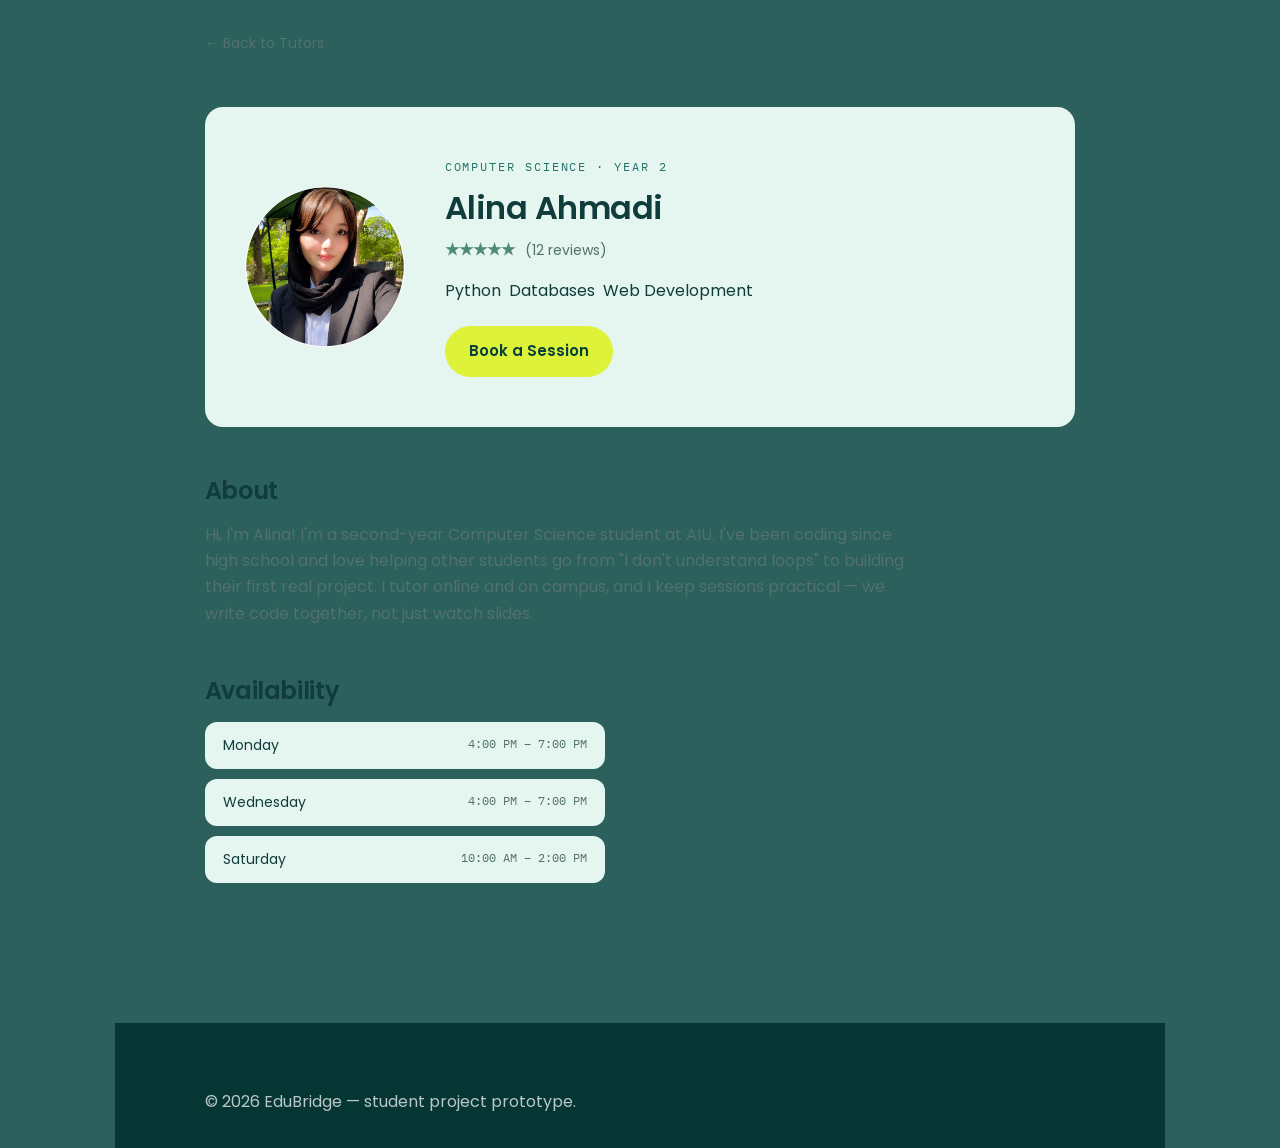
<file: pages/tutor-alina.html>
<!DOCTYPE html>
<html lang="en">

<head>
    <meta charset="UTF-8">
    <meta name="viewport" content="width=device-width, initial-scale=1.0">

    <title>Alina Ahmadi | EduBridge</title>

    <link rel="preconnect" href="https://fonts.googleapis.com">
    <link rel="preconnect" href="https://fonts.gstatic.com" crossorigin>

    <link href="https://fonts.googleapis.com/css2?family=Poppins:wght@400;500;600;700&family=IBM+Plex+Mono:wght@400;500&display=swap" rel="stylesheet">

    <link rel="stylesheet" href="../style.css">
</head>

<body>

    <main class="tutor-profile-page">

        <a href="../index.html#tutors" class="skill-back">
            ← Back to Tutors
        </a>

        <section class="tutor-hero">

            <div class="tutor-hero-photo">
                <img src="../images/Alina-photo.jpeg" alt="Alina Ahmadi">
            </div>

            <div class="tutor-hero-info">
                <p class="eyebrow">Computer Science · Year 2</p>

                <h1>Alina Ahmadi</h1>

                <p class="rating">★★★★★ <span>(12 reviews)</span></p>

                <div class="tags">
                    <span>Python</span>
                    <span>Databases</span>
                    <span>Web Development</span>
                </div>

                <a href="#" class="btn btn-accent">
                    Book a Session
                </a>
            </div>

        </section>


        <section class="tutor-about">
            <h2>About</h2>
            <p>
                Hi, I'm Alina! I'm a second-year Computer Science student
                at AIU. I've been coding since high school and love helping
                other students go from "I don't understand loops" to
                building their first real project. I tutor online and on
                campus, and I keep sessions practical — we write code
                together, not just watch slides.
            </p>
        </section>


        <section class="tutor-availability">
            <h2>Availability</h2>

            <ul class="availability-list">
                <li><span>Monday</span><span>4:00 PM – 7:00 PM</span></li>
                <li><span>Wednesday</span><span>4:00 PM – 7:00 PM</span></li>
                <li><span>Saturday</span><span>10:00 AM – 2:00 PM</span></li>
            </ul>
        </section>

    </main>


    <footer class="site-footer">
        <p>©️ 2026 EduBridge — student project prototype.</p>
    </footer>

</body>
</html>
</file>
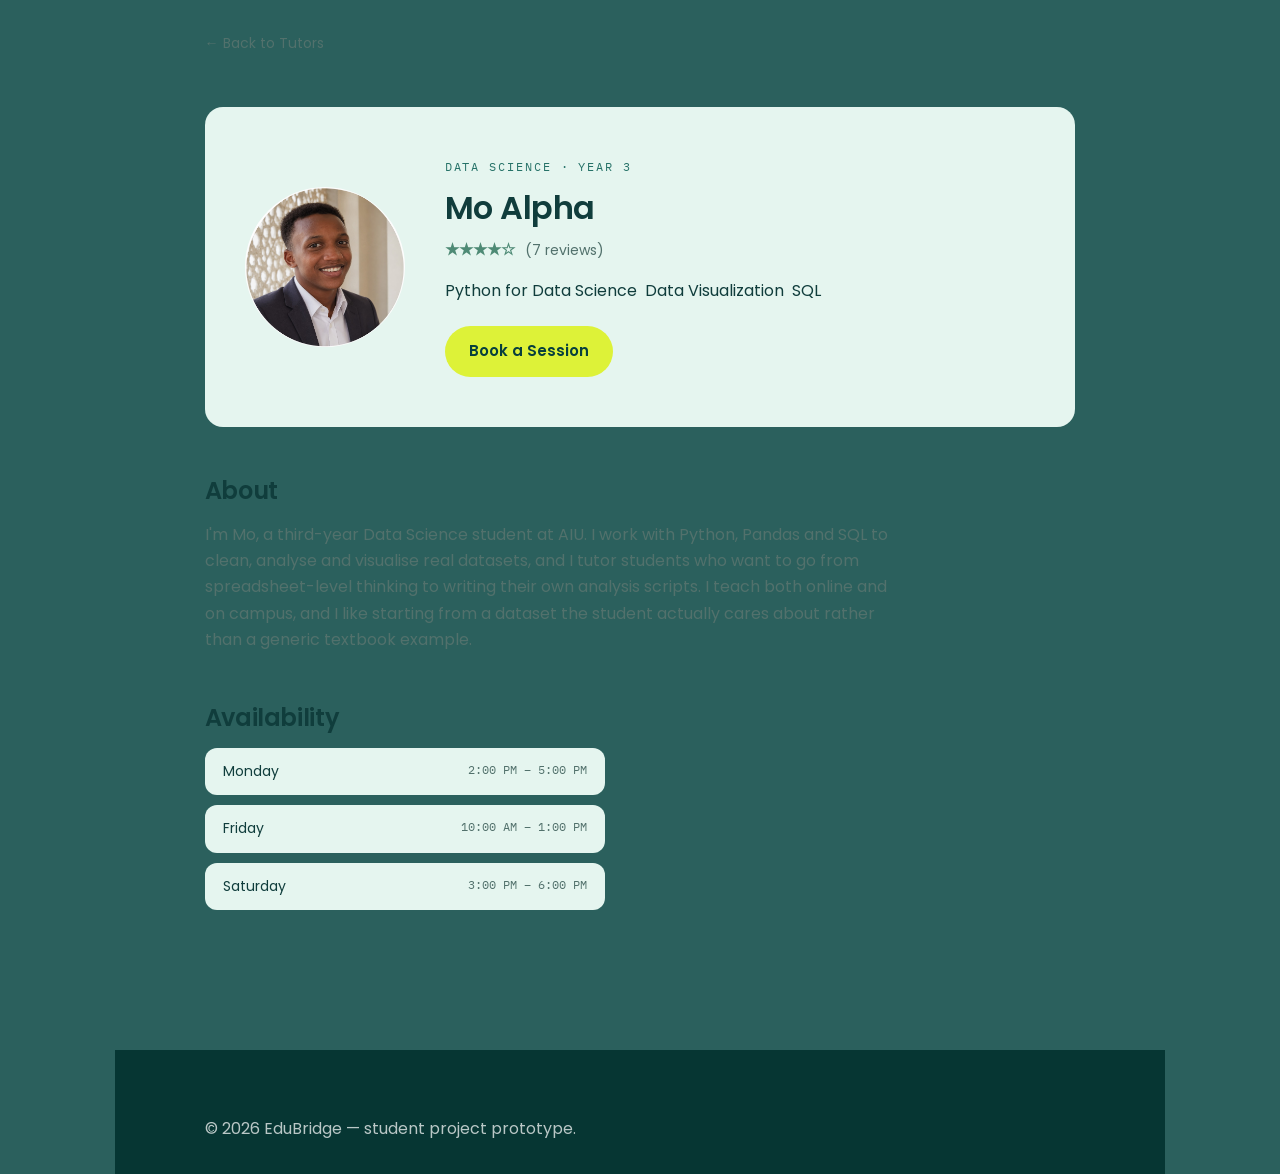
<file: pages/tutor-alpha.html>
<!DOCTYPE html>
<html lang="en">

<head>
    <meta charset="UTF-8">
    <meta name="viewport" content="width=device-width, initial-scale=1.0">

    <title>Mo Alpha | EduBridge</title>

    <link rel="preconnect" href="https://fonts.googleapis.com">
    <link rel="preconnect" href="https://fonts.gstatic.com" crossorigin>

    <link href="https://fonts.googleapis.com/css2?family=Poppins:wght@400;500;600;700&family=IBM+Plex+Mono:wght@400;500&display=swap" rel="stylesheet">

    <link rel="stylesheet" href="../style.css">
</head>

<body>

    <main class="tutor-profile-page">

        <a href="../index.html#tutors" class="skill-back">
            ← Back to Tutors
        </a>

        <section class="tutor-hero">

            <div class="tutor-hero-photo">
                <img src="../images/Alpha-photo.jpeg" alt="Mo Alpha">
            </div>

            <div class="tutor-hero-info">
                <p class="eyebrow">Data Science · Year 3</p>

                <h1>Mo Alpha</h1>

                <p class="rating">★★★★☆ <span>(7 reviews)</span></p>

                <div class="tags">
                    <span>Python for Data Science</span>
                    <span>Data Visualization</span>
                    <span>SQL</span>
                </div>

                <a href="booking.html?tutor=Mo%20Alpha" class="btn btn-accent">
                    Book a Session
                </a>
            </div>

        </section>


        <section class="tutor-about">
            <h2>About</h2>
            <p>
                I'm Mo, a third-year Data Science student at AIU. I work
                with Python, Pandas and SQL to clean, analyse and
                visualise real datasets, and I tutor students who want
                to go from spreadsheet-level thinking to writing their
                own analysis scripts. I teach both online and on campus,
                and I like starting from a dataset the student actually
                cares about rather than a generic textbook example.
            </p>
        </section>


        <section class="tutor-availability">
            <h2>Availability</h2>

            <ul class="availability-list">
                <li><span>Monday</span><span>2:00 PM – 5:00 PM</span></li>
                <li><span>Friday</span><span>10:00 AM – 1:00 PM</span></li>
                <li><span>Saturday</span><span>3:00 PM – 6:00 PM</span></li>
            </ul>
        </section>

    </main>


    <footer class="site-footer">
        <p>©️ 2026 EduBridge — student project prototype.</p>
    </footer>

</body>
</html>
</file>
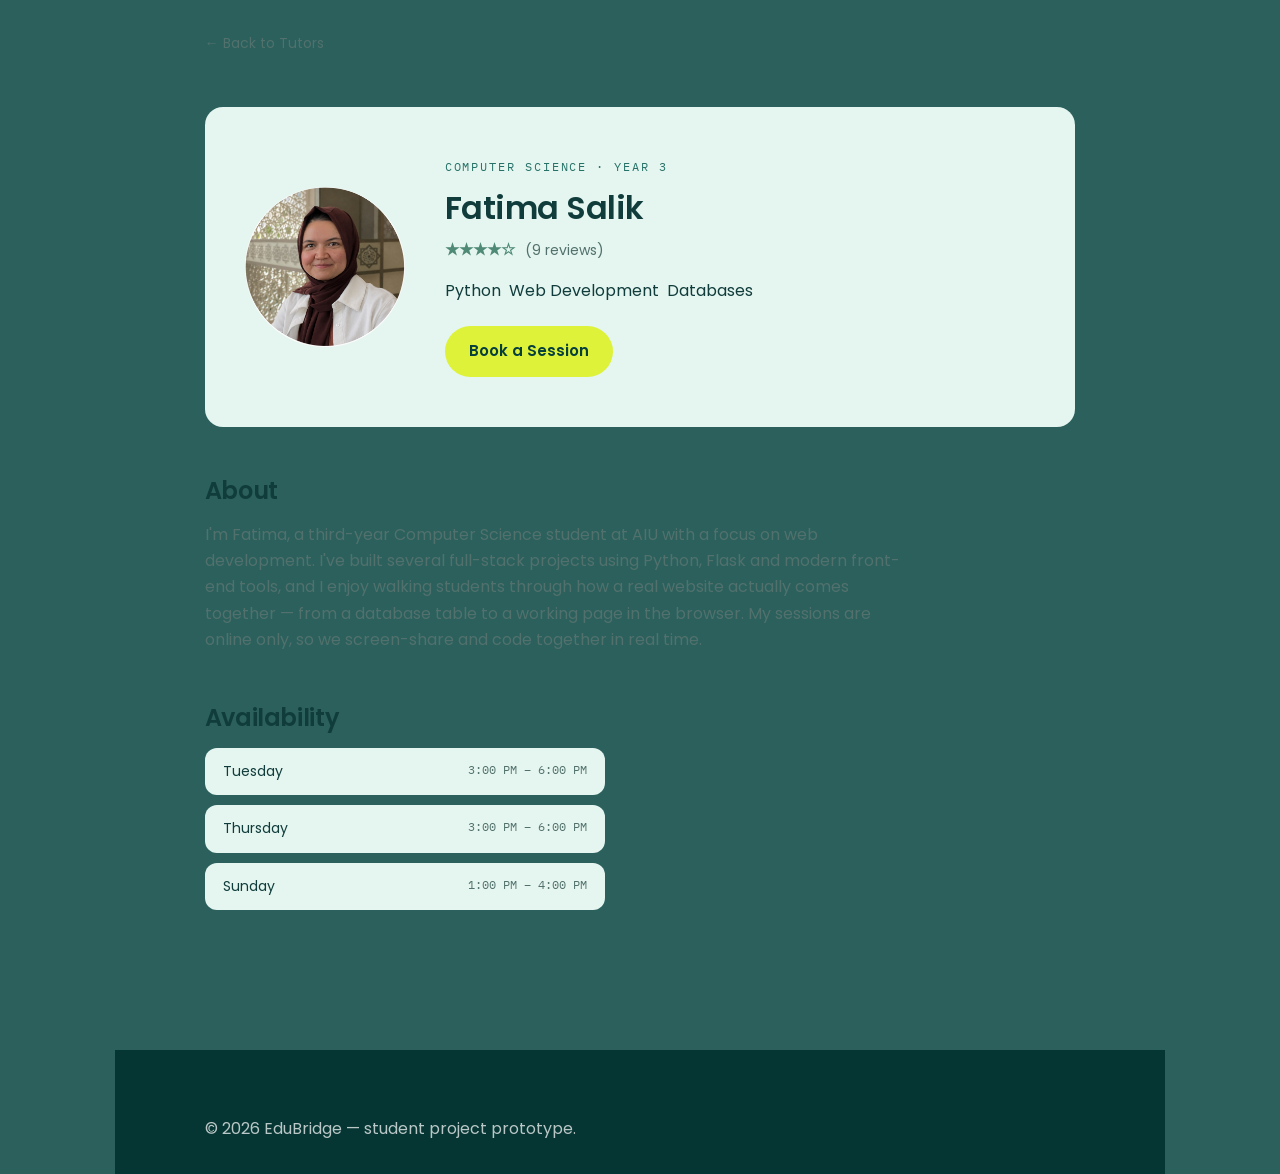
<file: pages/tutor-fatima.html>
<!DOCTYPE html>
<html lang="en">

<head>
    <meta charset="UTF-8">
    <meta name="viewport" content="width=device-width, initial-scale=1.0">

    <title>Fatima Salik | EduBridge</title>

    <link rel="preconnect" href="https://fonts.googleapis.com">
    <link rel="preconnect" href="https://fonts.gstatic.com" crossorigin>

    <link href="https://fonts.googleapis.com/css2?family=Poppins:wght@400;500;600;700&family=IBM+Plex+Mono:wght@400;500&display=swap" rel="stylesheet">

    <link rel="stylesheet" href="../style.css">
</head>

<body>

    <main class="tutor-profile-page">

        <a href="../index.html#tutors" class="skill-back">
            ← Back to Tutors
        </a>

        <section class="tutor-hero">

            <div class="tutor-hero-photo">
                <img src="../images/Fatima-photo.jpeg" alt="Fatima Salik">
            </div>

            <div class="tutor-hero-info">
                <p class="eyebrow">Computer Science · Year 3</p>

                <h1>Fatima Salik</h1>

                <p class="rating">★★★★☆ <span>(9 reviews)</span></p>

                <div class="tags">
                    <span>Python</span>
                    <span>Web Development</span>
                    <span>Databases</span>
                </div>

                <a href="booking.html?tutor=Fatima%20Salik" class="btn btn-accent">
                    Book a Session
                </a>
            </div>

        </section>


        <section class="tutor-about">
            <h2>About</h2>
            <p>
                I'm Fatima, a third-year Computer Science student at AIU
                with a focus on web development. I've built several
                full-stack projects using Python, Flask and modern
                front-end tools, and I enjoy walking students through
                how a real website actually comes together — from a
                database table to a working page in the browser. My
                sessions are online only, so we screen-share and code
                together in real time.
            </p>
        </section>


        <section class="tutor-availability">
            <h2>Availability</h2>

            <ul class="availability-list">
                <li><span>Tuesday</span><span>3:00 PM – 6:00 PM</span></li>
                <li><span>Thursday</span><span>3:00 PM – 6:00 PM</span></li>
                <li><span>Sunday</span><span>1:00 PM – 4:00 PM</span></li>
            </ul>
        </section>

    </main>


    <footer class="site-footer">
        <p>©️ 2026 EduBridge — student project prototype.</p>
    </footer>

</body>
</html>
</file>
<file: style.css>
/* =========================================================
   EduBridge — style.css
   Editorial learning-platform redesign.
   Palette: forest teal + fresh mint + citrus accent.
   Type:    Poppins (headings & body) / IBM Plex Mono (labels)
   ========================================================= */

:root {
    --navy:       #073F3D;
    --navy-soft:  #12625C;
    --sky:        #E5F5EF;
    --sky-deep:   #C9EAE0;
    --amber:      #DDF238;
    --amber-d:    #4E8A75;
    --text:       #103D3C;
    --muted:      #52716C;
    --white:      #FFFFFF;
    --line:       #C7E0D8;
    --line-light: rgba(255, 255, 255, 0.25);

    --sans: "Poppins", -apple-system, "Segoe UI", sans-serif;
    --mono: "IBM Plex Mono", ui-monospace, "Courier New", monospace;

    --pad: 7%;
    --radius: 18px;
    --pill: 999px;
}

* {
    margin: 0;
    padding: 0;
    box-sizing: border-box;
}

html { scroll-behavior: smooth; }

body {
    font-family: var(--sans);
    background: #2B605D;
    color: var(--text);
    font-size: 16px;
    line-height: 1.65;
    -webkit-font-smoothing: antialiased;
}

h1, h2, h3 {
    font-weight: 600;
    line-height: 1.2;
    letter-spacing: -0.015em;
}

.visually-hidden {
    position: absolute;
    width: 1px; height: 1px;
    overflow: hidden;
    clip: rect(0 0 0 0);
    white-space: nowrap;
}

a:focus-visible,
button:focus-visible,
input:focus-visible,
select:focus-visible {
    outline: 3px solid var(--amber);
    outline-offset: 3px;
}


/* ---------- shared ---------- */

.eyebrow {
    font-family: var(--mono);
    font-size: 12px;
    letter-spacing: 0.16em;
    text-transform: uppercase;
    color: #267268;
    margin-bottom: 12px;
}

.eyebrow.light { color: var(--amber); }

.section-head { margin-bottom: 50px; }

.section-head.centered {
    text-align: center;
    max-width: 640px;
    margin-left: auto;
    margin-right: auto;
}

.section-head h2 { font-size: 38px; }

.section-sub {
    color: var(--muted);
    margin-top: 16px;
}

.btn {
    display: inline-block;
    font-family: var(--sans);
    font-size: 15px;
    font-weight: 500;
    padding: 11px 22px;
    border: 2px solid transparent;
    border-radius: var(--pill);
    text-decoration: none;
    cursor: pointer;
    transition: background 0.2s ease, color 0.2s ease,
                border-color 0.2s ease, transform 0.2s ease;
}

.btn-accent {
    background: var(--amber);
    color: var(--navy);
    font-weight: 600;
}

.btn-accent:hover {
    background: var(--amber-d);
    transform: translateY(-2px);
}

.btn-outline {
    background: transparent;
    color: var(--navy);
    border-color: var(--line);
}

.btn-outline:hover {
    background: var(--navy);
    border-color: var(--navy);
    color: var(--white);
}

.btn-ghost {
    background: transparent;
    color: var(--white);
    border-color: var(--line-light);
}

.btn-ghost:hover { border-color: var(--white); }


/* ---------- hero ---------- */

.hero-wrap {
    position: relative;
    max-width: 1050px;
    margin: 58px auto 0;
    padding: 0 38px;
    background: #E5F5EF;
}

main,
.site-footer {
    max-width: 1050px;
    margin-left: auto;
    margin-right: auto;
}

.site-header {
    position: relative;
    top: auto; left: auto; right: auto;
    z-index: 5;
    display: flex;
    align-items: center;
    justify-content: space-between;
    gap: 20px;
    flex-wrap: wrap;
    padding: 18px 0 24px;
}

.wordmark {
    display: flex;
    align-items: center;
    gap: 12px;
    font-size: 23px;
    font-weight: 700;
    color: var(--navy);
    text-decoration: none;
}

.wordmark .mark {
    display: grid;
    place-items: center;
    width: 40px; height: 40px;
    border-radius: 50%;
    background: var(--navy);
    color: var(--amber);
    font-family: var(--mono);
    font-size: 15px;
    font-weight: 500;
}

.main-nav {
    display: flex;
    gap: 8px;
    padding: 0;
    background: transparent;
    border: 0;
    border-radius: var(--pill);
    backdrop-filter: blur(6px);
}

.main-nav a {
    padding: 7px 10px;
    border-radius: var(--pill);
    font-size: 14px;
    font-weight: 500;
    color: var(--navy);
    text-decoration: none;
    transition: background 0.2s ease, color 0.2s ease;
}

.main-nav a:hover {
    background: var(--sky-deep);
    color: var(--navy);
}

/* Hero is now a flex row: text block on the left, portrait on the right. */
.hero {
    position: relative;
    overflow: hidden;
    background: var(--navy);
    color: var(--white);
    text-align: left;
    min-height: 470px;
    display: flex;
    align-items: flex-end;
    justify-content: space-between;
    gap: 24px;
    padding: 58px 28px 0;
    border-radius: 14px;
}

.hero::before,
.hero::after { content: ""; position: absolute; pointer-events: none; }
.hero::before { width: 292px; height: 292px; left: 31px; bottom: -132px; background: var(--amber); border-radius: 50%; }
.hero::after { width: 90px; height: 90px; left: -18px; top: 24px; background: #0C8676; border-radius: 0 80px 0 80px; transform: rotate(30deg); }

.hero-inner {
    position: relative;
    z-index: 1;
    flex: 1 1 460px;
    max-width: 540px;
    padding-bottom: 52px;
}

.hero-eyebrow {
    display: inline-block;
    font-family: var(--mono);
    font-size: 12px;
    letter-spacing: 0.16em;
    text-transform: uppercase;
    color: var(--white);
    padding: 0;
    margin-bottom: 18px;
    border: none;
    border-radius: 0;
    background: transparent;
}

.hero h1 {
    font-size: 43px;
    font-weight: 700;
    margin-bottom: 22px;
}

.hero-lead {
    font-size: 15px;
    color: rgba(255, 255, 255, 0.9);
    max-width: 56ch;
    margin: 0 0 30px;
}

/* The right-hand editorial portrait sits over the citrus circle, like the
   reference. Swap this source for your own licensed student photo later. */
.hero-visual {
    position: relative;
    z-index: 2;
    flex: 0 0 460px;
    width: 460px;
    height: 460px;
    align-self: flex-end;
    margin-bottom: 40px;
    pointer-events: none;
}

.student-photo {
    position: absolute;
    z-index: 10;
    inset: 20px;

    background-image: url("./images/my-photo.jpeg");
    background-size: contain;
    background-position: bottom center;
    background-repeat: no-repeat;

    clip-path: none;
    filter: none;

}
.student-photo::after {
    content: "";
    position: absolute;
    left: 12%; right: 12%; bottom: 0;
    height: 32%;
    background: linear-gradient(transparent, rgba(7, 63, 61, 0.14));
}

.search-bar {
    display: flex;
    gap: 10px;
    flex-wrap: wrap;
    justify-content: flex-start;
    max-width: 510px;
    margin: 0;
    padding: 4px;
    background: var(--white);
    border: 0;
    border-radius: 7px;
}

.search-bar input,
.search-bar select {
    font-family: var(--sans);
    font-size: 15px;
    padding: 11px 12px;
    border: none;
    border-radius: var(--pill);
    background: var(--white);
    color: var(--text);
}

.search-bar input  { flex: 1 1 250px; }
.search-bar select { flex: 0 1 190px; }

.hero-strip {
    max-width: none;
    margin: 0 -38px;
    position: relative;
    z-index: 4;
    background: var(--white);
    border-radius: 0;
    box-shadow: none;
    padding: 28px 40px;
    text-align: center;
    color: var(--muted);
}


/* ---------- stats ---------- */

.stats {
    display: grid;
    grid-template-columns: repeat(4, 1fr);
    gap: 24px;
    padding: 64px var(--pad) 58px;
    background: var(--white);
    text-align: center;
}

.stats strong {
    display: block;
    font-size: 42px;
    font-weight: 700;
    color: var(--navy);
}

.stats span {
    font-family: var(--mono);
    font-size: 12px;
    letter-spacing: 0.1em;
    text-transform: uppercase;
    color: var(--muted);
}


/* ---------- three zeroes ---------- */

.zeroes {
    background: var(--sky);
    padding: 90px var(--pad);
}

.zero-grid {
    display: grid;
    grid-template-columns: repeat(2, 1fr);
    gap: 60px;
}

.zero-card {
    background: var(--white);
    border-radius: var(--radius);
    padding: 40px 34px;
    text-align: center;
    box-shadow: 0 8px 26px rgba(15, 50, 83, 0.07);
}

.zero-mark {
    display: grid;
    place-items: center;
    width: 78px; height: 78px;
    margin: 0 auto 22px;
    border-radius: 50%;
    background: var(--sky-deep);
    color: var(--navy);
    font-size: 40px;
    font-weight: 700;
    overflow: hidden;
}

.zero-mark img {
    width: 100%;
    height: 100%;
    object-fit: cover;
}

.zero-card h3 {
    font-size: 21px;
    margin-bottom: 12px;
}

.zero-card p {
    color: var(--muted);
    font-size: 15px;
}


/* ---------- courses / learning tracks (flagship 3) ---------- */

.courses { padding: 90px var(--pad); background: var(--white); }

.course-grid {
    display: grid;
    grid-template-columns: repeat(3, 1fr);
    gap: 26px;
}

.course-card {
    display: flex;
    flex-direction: column;
    background: var(--white);
    border: 1px solid var(--line);
    border-radius: var(--radius);
    overflow: hidden;
    box-shadow: 0 8px 26px rgba(15, 50, 83, 0.07);
    transition: transform 0.2s ease, box-shadow 0.2s ease;
}

.course-card:hover {
    transform: translateY(-4px);
    box-shadow: 0 14px 32px rgba(15, 50, 83, 0.1);
}

.course-top {
    font-family: var(--mono);
    font-size: 11.5px;
    font-weight: 500;
    letter-spacing: 0.14em;
    text-transform: uppercase;
    color: var(--white);
    background: var(--navy);
    padding: 14px 24px;
}

.course-top.alt  { background: #3E6B2C; }
.course-top.alt2 { background: var(--navy-soft); }

.course-body {
    flex: 1;
    display: flex;
    flex-direction: column;
    padding: 26px 24px 24px;
}

.course-body h3 {
    font-size: 20px;
    margin-bottom: 10px;
}

.course-body > p {
    color: var(--muted);
    font-size: 14px;
    margin-bottom: 16px;
}

.course-tags {
    display: flex;
    flex-wrap: wrap;
    gap: 6px;
    list-style: none;
    margin-bottom: 18px;
}

.course-tags li {
    font-family: var(--mono);
    font-size: 10.5px;
    padding: 4px 10px;
    border-radius: var(--pill);
    background: var(--sky);
    color: var(--muted);
}

.card-meta {
    display: flex;
    gap: 24px;
    margin-bottom: 20px;
}

.card-meta dt {
    font-family: var(--mono);
    font-size: 10px;
    letter-spacing: 0.08em;
    text-transform: uppercase;
    color: var(--muted);
    margin-bottom: 4px;
}

.card-meta dd {
    font-size: 15px;
    font-weight: 600;
    color: var(--navy);
}

.course-body .btn-outline {
    align-self: flex-start;
    margin-top: auto;
    padding: 8px 16px;
    font-size: 13px;
}


/* ---------- all categories (12-category learning map) ---------- */

.categories {
    background: var(--sky);
    padding: 90px var(--pad);
}

.category-grid {
    display: grid;
    grid-template-columns: repeat(4, 1fr);
    gap: 20px;
}

.category-card {
    display: flex;
    flex-direction: column;
    background: var(--white);
    border: 1px solid var(--line);
    border-radius: var(--radius);
    padding: 26px 24px 24px;
    transition: transform 0.2s ease, box-shadow 0.2s ease;
}

.category-card:hover {
    transform: translateY(-4px);
    box-shadow: 0 14px 32px rgba(15, 50, 83, 0.1);
}

.cat-num {
    display: inline-grid;
    place-items: center;
    width: 38px;
    height: 38px;
    margin-bottom: 16px;
    border-radius: 50%;
    background: var(--sky-deep);
    color: var(--navy);
    font-family: var(--mono);
    font-size: 12px;
    font-weight: 600;
}

/* cycle three accent tints across the twelve cards, 4 of each */
.category-card:nth-child(3n+2) .cat-num { background: #D7ECC9; color: #3E6B2C; }
.category-card:nth-child(3n)   .cat-num { background: #C9E4E0; color: #12625C; }

.category-card h3 {
    font-size: 17px;
    line-height: 1.3;
    margin-bottom: 10px;
}

.category-card > p {
    color: var(--muted);
    font-size: 13.5px;
    margin-bottom: 16px;
}

.cat-tags {
    display: flex;
    flex-wrap: wrap;
    gap: 6px;
    list-style: none;
    margin-bottom: 20px;
}

.cat-tags li {
    font-family: var(--mono);
    font-size: 10.5px;
    padding: 4px 10px;
    border-radius: var(--pill);
    background: var(--sky);
    color: var(--muted);
}

.category-card .btn-outline {
    align-self: flex-start;
    margin-top: auto;
    padding: 8px 16px;
    font-size: 13px;
}

.categories-note {
    text-align: center;
    margin-top: 34px;
    color: var(--muted);
    font-size: 14.5px;
}


/* ---------- how it works ---------- */

.how {
    background: var(--white);
    padding: 90px var(--pad);
}

.track-grid {
    display: grid;
    grid-template-columns: repeat(2, 1fr);
    gap: 26px;
}

.track {
    background: var(--sky);
    border-radius: var(--radius);
    padding: 38px 34px;
}

.track-title {
    font-size: 22px;
    padding-bottom: 16px;
    margin-bottom: 10px;
    border-bottom: 3px solid var(--amber);
}

.steps { list-style: none; }

.steps li {
    display: flex;
    gap: 18px;
    padding: 15px 0;
    border-bottom: 1px solid var(--line);
}

.steps li:last-child { border-bottom: none; }

.step-num {
    font-family: var(--mono);
    font-size: 13px;
    color: var(--amber-d);
    padding-top: 3px;
    flex-shrink: 0;
}

.steps p { font-size: 15px; }

.how-note {
    text-align: center;
    margin-top: 34px;
    color: var(--muted);
    font-size: 15px;
}


/* ---------- tutors ---------- */

.tutors { padding: 90px var(--pad); background: var(--sky); }

.tutor-grid {
    display: grid;
    grid-template-columns: repeat(3, 1fr);
    gap: 26px;
}

.tutor-card {
    background: var(--white);
    border: 1px solid var(--line);
    border-radius: var(--radius);
    padding: 32px 28px;
    text-align: center;
    transition: box-shadow 0.2s ease;
}

.tutor-card:hover { box-shadow: 0 16px 36px rgba(15, 50, 83, 0.12); }

.avatar {
    width: 66px; height: 66px;
    display: grid;
    place-items: center;
    margin: 0 auto 18px;
    border-radius: 50%;
    background: var(--sky-deep);
    color: var(--navy);
    font-family: var(--mono);
    font-size: 17px;
    overflow: hidden;
}

.avatar img {
    width: 100%;
    height: 100%;
    object-fit: cover;
}

.tutor-card h3 {
    font-size: 20px;
    margin-bottom: 4px;
}

.tutor-degree {
    font-size: 14px;
    color: var(--muted);
    margin-bottom: 18px;
}

.tags {
    display: flex;
    flex-wrap: wrap;
    justify-content: center;
    gap: 8px;
    list-style: none;
    margin-bottom: 20px;
}

.tags li {
    font-family: var(--mono);
    font-size: 11px;
    padding: 5px 12px;
    border-radius: var(--pill);
    background: var(--sky);
    color: var(--muted);
}

.tutor-foot {
    display: flex;
    justify-content: space-between;
    align-items: center;
    font-size: 13px;
    color: var(--muted);
    padding: 16px 0;
    margin-bottom: 18px;
    border-top: 1px solid var(--line);
    border-bottom: 1px solid var(--line);
}

.rating {
    color: var(--amber-d);
    font-weight: 600;
}


/* ---------- become a tutor ---------- */

.teach {
    display: grid;
    grid-template-columns: 1.15fr 1fr;
    gap: 60px;
    align-items: center;
    padding: 84px var(--pad);
    background: linear-gradient(135deg, var(--navy) 0%, var(--navy-soft) 100%);
    color: var(--white);
}

.teach h2 {
    font-size: 38px;
    margin-bottom: 18px;
}

.teach-text p {
    color: rgba(255, 255, 255, 0.85);
    max-width: 48ch;
    margin-bottom: 30px;
}

.criteria {
    background: rgba(255, 255, 255, 0.1);
    border: 1px solid var(--line-light);
    border-radius: var(--radius);
    padding: 34px;
}

.criteria h3 {
    font-family: var(--mono);
    font-size: 12px;
    font-weight: 500;
    letter-spacing: 0.14em;
    text-transform: uppercase;
    color: var(--amber);
    margin-bottom: 18px;
}

.criteria ul {
    list-style: none;
    margin-bottom: 20px;
}

.criteria li {
    position: relative;
    padding: 11px 0 11px 24px;
    border-bottom: 1px solid var(--line-light);
    font-size: 15px;
}

.criteria li::before {
    content: "✓";
    position: absolute;
    left: 0;
    color: var(--amber);
}

.criteria-note {
    font-size: 14px;
    color: rgba(255, 255, 255, 0.75);
}


/* ---------- voices ---------- */

.voices {
    background: var(--white);
    padding: 90px var(--pad);
}

.quote-grid {
    display: grid;
    grid-template-columns: repeat(2, 1fr);
    gap: 26px;
}

.quote-grid blockquote {
    background: var(--sky);
    border-radius: var(--radius);
    border-top: 4px solid var(--amber);
    padding: 36px;
}

.quote-grid p {
    font-size: 19px;
    line-height: 1.5;
    margin-bottom: 18px;
}

.quote-grid cite {
    font-family: var(--mono);
    font-size: 12px;
    font-style: normal;
    letter-spacing: 0.06em;
    color: var(--muted);
}


/* ---------- closing ---------- */

.closing {
    text-align: center;
    padding: 90px var(--pad);
    background: var(--navy);
    color: var(--white);
}

.closing h2 {
    font-size: 40px;
    max-width: 20ch;
    margin: 0 auto 32px;
}

.closing-actions {
    display: flex;
    justify-content: center;
    gap: 16px;
    flex-wrap: wrap;
}


/* ---------- footer ---------- */

.site-footer {
    background: #063633;
    color: rgba(255, 255, 255, 0.72);
    padding: 66px var(--pad) 32px;
}

.footer-grid {
    display: grid;
    grid-template-columns: 1.6fr 1fr 1fr 1fr;
    gap: 40px;
    padding-bottom: 38px;
    border-bottom: 1px solid var(--line-light);
}

.wordmark-foot {
    font-size: 23px;
    font-weight: 700;
    color: var(--white);
    margin-bottom: 12px;
}

.footer-brand p {
    font-size: 15px;
    max-width: 34ch;
}

.site-footer h4 {
    font-family: var(--mono);
    font-size: 11px;
    font-weight: 500;
    letter-spacing: 0.14em;
    text-transform: uppercase;
    color: var(--white);
    margin-bottom: 16px;
}

.site-footer ul { list-style: none; }

.site-footer li { margin-bottom: 10px; }

.site-footer li a {
    font-size: 15px;
    text-decoration: none;
    color: inherit;
}

.site-footer li a:hover { color: var(--amber); }

.footer-note {
    font-family: var(--mono);
    font-size: 12px;
    padding-top: 26px;
}


/* ---------- skill detail page (Python, JavaScript, etc.) ---------- */

.skill-page { padding: 30px var(--pad) 0; }

.skill-back {
    display: inline-block;
    margin: 0 0 26px;
    font-family: var(--sans);
    font-size: 14px;
    color: var(--muted);
    text-decoration: none;
}

.skill-back:hover { color: var(--navy); }

.skill-hero {
    background: var(--navy);
    color: var(--white);
    border-radius: 14px;
    padding: 56px 40px;
    margin-bottom: 50px;
}

.skill-hero h1 { font-size: 40px; margin-bottom: 16px; }

.skill-hero > div > p:not(.eyebrow) {
    color: rgba(255, 255, 255, 0.85);
    max-width: 60ch;
    margin-bottom: 26px;
    font-size: 15px;
}

.skill-info { display: flex; flex-wrap: wrap; gap: 10px; }

.skill-info span {
    font-family: var(--mono);
    font-size: 12px;
    padding: 8px 14px;
    border-radius: var(--pill);
    background: rgba(255, 255, 255, 0.12);
    border: 1px solid var(--line-light);
    color: var(--white);
}

.skill-content {
    display: grid;
    grid-template-columns: 1.6fr 1fr;
    gap: 50px;
    padding-bottom: 90px;
    align-items: start;
}

.skill-main h2 { font-size: 26px; margin: 50px 0 16px; }
.skill-main h2:first-child { margin-top: 0; }
.skill-main > p { color: var(--muted); margin-bottom: 10px; }

.skill-topics { display: flex; flex-direction: column; gap: 18px; margin-top: 26px; }

.skill-topic {
    display: flex;
    gap: 20px;
    padding: 22px;
    background: var(--sky);
    border-radius: var(--radius);
}

.skill-topic span {
    font-family: var(--mono);
    font-size: 20px;
    font-weight: 600;
    color: var(--amber-d);
    flex-shrink: 0;
}

.skill-topic h3 { font-size: 17px; margin-bottom: 6px; }
.skill-topic p { color: var(--muted); font-size: 14px; }

.levels { display: grid; gap: 15px; margin-top: 22px; }

.level {
    padding: 20px;
    background: var(--sky);
    border-radius: var(--radius);
}

.level strong { display: block; margin-bottom: 6px; color: var(--navy); }
.level p { color: var(--muted); font-size: 14px; }

.skill-sidebar { display: flex; flex-direction: column; gap: 22px; }

.skill-price,
.skill-tutor-box {
    background: var(--white);
    border: 1px solid var(--line);
    border-radius: var(--radius);
    padding: 28px;
}

.sidebar-label {
    font-family: var(--mono);
    font-size: 11px;
    text-transform: uppercase;
    letter-spacing: 0.12em;
    color: var(--muted);
    margin-bottom: 10px;
}

.skill-price h2 { font-size: 34px; color: var(--navy); margin-bottom: 2px; }
.skill-price > p:not(.sidebar-label) { color: var(--muted); font-size: 14px; margin-bottom: 20px; }
.skill-price .btn,
.skill-tutor-box .btn { width: 100%; text-align: center; }

.skill-tutor-box h3 { font-size: 18px; margin-bottom: 8px; }
.skill-tutor-box > p:not(.sidebar-label) { color: var(--muted); font-size: 14px; margin-bottom: 20px; }

.skill-tutors { padding: 60px 0 90px; border-top: 1px solid var(--line); }

.skill-tutor-grid {
    display: grid;
    grid-template-columns: repeat(2, 1fr);
    gap: 26px;
    margin-top: 40px;
}

.skill-tutor-card {
    background: var(--white);
    border: 1px solid var(--line);
    border-radius: var(--radius);
    padding: 30px;
    text-align: center;
}

.skill-tutor-card .avatar { margin: 0 auto 16px; }
.skill-tutor-card h3 { font-size: 18px; margin-bottom: 4px; }
.skill-tutor-card > p:not(.rating) { color: var(--muted); font-size: 14px; margin-bottom: 14px; }
.skill-tutor-card .tags { justify-content: center; margin-bottom: 16px; }
.skill-tutor-card .rating { color: var(--amber-d); font-weight: 600; margin-bottom: 16px; }

.skill-cta {
    text-align: center;
    background: linear-gradient(135deg, var(--navy) 0%, var(--navy-soft) 100%);
    color: var(--white);
    padding: 70px 40px;
    border-radius: 14px;
    margin-bottom: 70px;
}

.skill-cta h2 { font-size: 30px; margin-bottom: 14px; color: var(--white); }
.skill-cta p { color: rgba(255, 255, 255, 0.85); margin-bottom: 26px; }


/* ---------- tutor profile page ---------- */

.tutor-profile-page { padding: 30px var(--pad) 90px; }

.tutor-hero {
    display: flex;
    gap: 40px;
    align-items: center;
    background: var(--sky);
    border-radius: var(--radius);
    padding: 50px 40px;
    margin: 26px 0 50px;
}

.tutor-hero-photo {
    width: 160px; height: 160px;
    border-radius: 50%;
    overflow: hidden;
    flex-shrink: 0;
}

.tutor-hero-photo img { width: 100%; height: 100%; object-fit: cover; }

.tutor-hero-info h1 { font-size: 32px; margin: 8px 0 10px; }

.tutor-hero-info .rating {
    color: var(--amber-d);
    font-weight: 600;
    margin-bottom: 14px;
}

.tutor-hero-info .rating span {
    color: var(--muted);
    font-weight: 400;
    font-size: 14px;
    margin-left: 6px;
}

.tutor-hero-info .tags { margin-bottom: 22px; }

.tutor-about,
.tutor-availability { margin-bottom: 50px; }

.tutor-about h2,
.tutor-availability h2 { font-size: 24px; margin-bottom: 16px; }

.tutor-about p { color: var(--muted); max-width: 700px; }

.availability-list {
    list-style: none;
    display: grid;
    gap: 10px;
    max-width: 400px;
}

.availability-list li {
    display: flex;
    justify-content: space-between;
    padding: 12px 18px;
    background: var(--sky);
    border-radius: 12px;
    font-size: 14px;
}

.availability-list li span:last-child {
    color: var(--muted);
    font-family: var(--mono);
    font-size: 12px;
}


/* ---------- booking page ---------- */

.booking-page { padding: 30px var(--pad) 90px; }

.booking-card {
    max-width: 560px;
    margin: 26px auto 0;
    background: var(--white);
    border: 1px solid var(--line);
    border-radius: var(--radius);
    padding: 40px;
}

.booking-card h1 { font-size: 28px; margin-bottom: 6px; }

.booking-with {
    font-family: var(--mono);
    font-size: 13px;
    color: var(--muted);
    margin-bottom: 30px;
}

.form-group { margin-bottom: 20px; }

.form-group label {
    display: block;
    font-size: 13px;
    font-weight: 500;
    color: var(--navy);
    margin-bottom: 6px;
}

.form-group input,
.form-group select,
.form-group textarea {
    width: 100%;
    padding: 11px 14px;
    border: 1px solid var(--line);
    border-radius: 10px;
    font-family: var(--sans);
    font-size: 14px;
    color: var(--text);
    background: var(--white);
}

.form-group textarea { resize: vertical; min-height: 90px; }

.booking-card .btn { width: 100%; text-align: center; margin-top: 6px; }

.booking-confirm { display: none; text-align: center; padding: 30px 0; }
.booking-confirm.show { display: block; }
.booking-confirm h2 { font-size: 22px; margin-bottom: 10px; color: var(--navy); }
.booking-confirm p { color: var(--muted); }

/* ---------- survey results ---------- */

.survey { background: var(--white); padding: 90px var(--pad); }

.survey-grid {
    display: grid;
    grid-template-columns: repeat(4, 1fr);
    gap: 24px;
}

.survey-stat {
    background: var(--sky);
    border-radius: var(--radius);
    padding: 34px 24px;
    text-align: center;
}

.survey-stat strong {
    display: block;
    font-size: 36px;
    font-weight: 700;
    color: var(--navy);
    margin-bottom: 10px;
}

.survey-stat p {
    color: var(--muted);
    font-size: 14px;
}
/* ---------- responsive ---------- */

@media (max-width: 1000px) {

    .stats { grid-template-columns: repeat(2, 1fr); row-gap: 40px; }

    .zero-grid,
    .tutor-grid,
    .track-grid,
    .quote-grid,
    .course-grid,
    .skill-content,
    .skill-tutor-grid,
    .teach {
        grid-template-columns: 1fr;
    }

    .category-grid,
.survey-grid { grid-template-columns: repeat(2, 1fr); }

    .teach { gap: 36px; }

    .footer-grid { grid-template-columns: 1fr 1fr; }

    .hero-visual { flex-basis: 340px; width: 340px; height: 340px; margin-bottom: 20px; }
}

@media (max-width: 760px) {

    :root { --pad: 6%; }

    .site-header {
        position: static;
        background: #E5F5EF;
        justify-content: center;
        text-align: center;
        padding: 18px var(--pad);
    }

    .main-nav {
        order: 3;
        width: 100%;
        justify-content: center;
        flex-wrap: wrap;
        border-radius: var(--radius);
    }

    .hero {
        flex-direction: column;
        align-items: flex-start;
        padding: 62px 28px 64px;
        border-radius: 10px;
    }

    .hero::before { width: 170px; height: 170px; left: -30px; bottom: -72px; }
    .hero::after { width: 58px; height: 58px; left: 30px; top: 24px; }
    .hero-visual { display: none; }
    .hero-inner { padding-bottom: 0; max-width: none; }

    .hero h1 { font-size: 36px; }

    .hero-lead { font-size: 17px; }

    .search-bar {
        border-radius: var(--radius);
    }

    .search-bar input,
    .search-bar select,
    .search-bar .btn {
        flex: 1 1 100%;
    }

    .hero-strip {
        margin: 0 -6%;
        padding: 22px 26px;
    }

    .section-head h2,
    .teach h2,
    .closing h2 {
        font-size: 28px;
    }

    .category-grid,
.survey-grid { grid-template-columns: 1fr; }

    .tutor-hero {
        flex-direction: column;
        text-align: center;
        padding: 40px 26px;
    }
}

@media (prefers-reduced-motion: reduce) {
    * { transition: none !important; }
    html { scroll-behavior: auto; }
}
</file>
